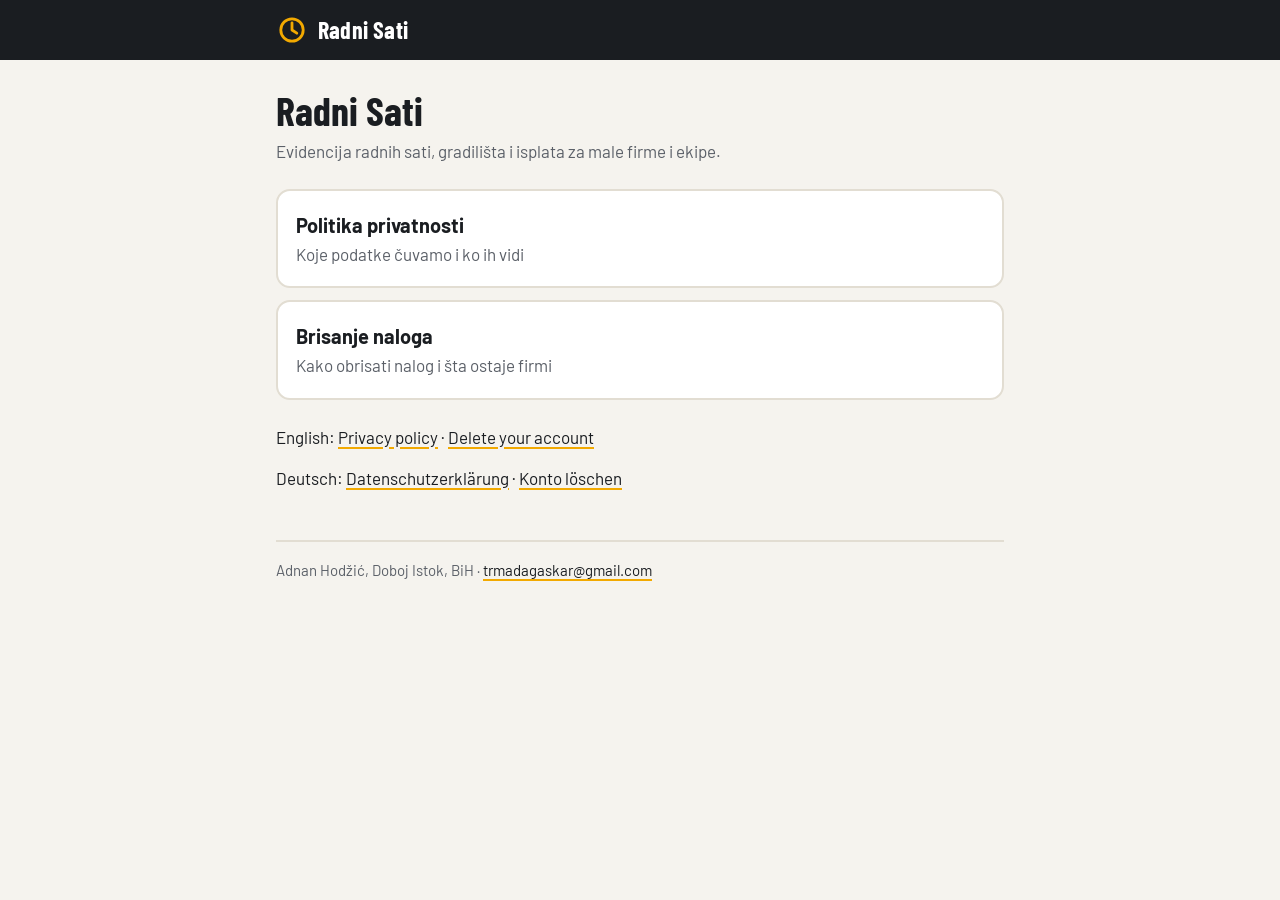
<file: index.html>
<!doctype html>
<html lang="bs">
<head>
<meta charset="utf-8">
<meta name="viewport" content="width=device-width, initial-scale=1">
<title>Radni Sati</title>
<meta name="description" content="Radni Sati: evidencija radnih sati, gradilišta i isplata za male firme i ekipe.">
<link rel="icon" href="favicon.png">
<link rel="stylesheet" href="styles.css">
</head>
<body>
<header class="top">
  <div class="wrap">
    <a class="brand" href="./">
      <svg width="32" height="32" viewBox="0 0 40 40" fill="none" aria-hidden="true"><circle cx="20" cy="20" r="14" stroke="#F2A900" stroke-width="3.5"/><path d="M20 11v9l6 4" stroke="#F2A900" stroke-width="3.5" stroke-linecap="round" stroke-linejoin="round"/></svg>
      <span class="name" translate="no">Radni Sati</span>
    </a>
  </div>
</header>

<main class="wrap">
<h1>Radni Sati</h1>
<p class="meta">Evidencija radnih sati, gradilišta i isplata za male firme i ekipe.</p>

<nav class="links">
  <a href="privatnost/"><strong>Politika privatnosti</strong><span>Koje podatke čuvamo i ko ih vidi</span></a>
  <a href="brisanje-naloga/"><strong>Brisanje naloga</strong><span>Kako obrisati nalog i šta ostaje firmi</span></a>
</nav>
<p lang="en">English: <a href="en/privacy/">Privacy policy</a> · <a href="en/delete-account/">Delete your account</a></p>
<p lang="de">Deutsch: <a href="de/datenschutz/">Datenschutzerklärung</a> · <a href="de/konto-loeschen/">Konto löschen</a></p>

<footer>Adnan Hodžić, Doboj Istok, BiH · <a href="mailto:trmadagaskar@gmail.com">trmadagaskar@gmail.com</a></footer>
</main>
</body>
</html>
</file>
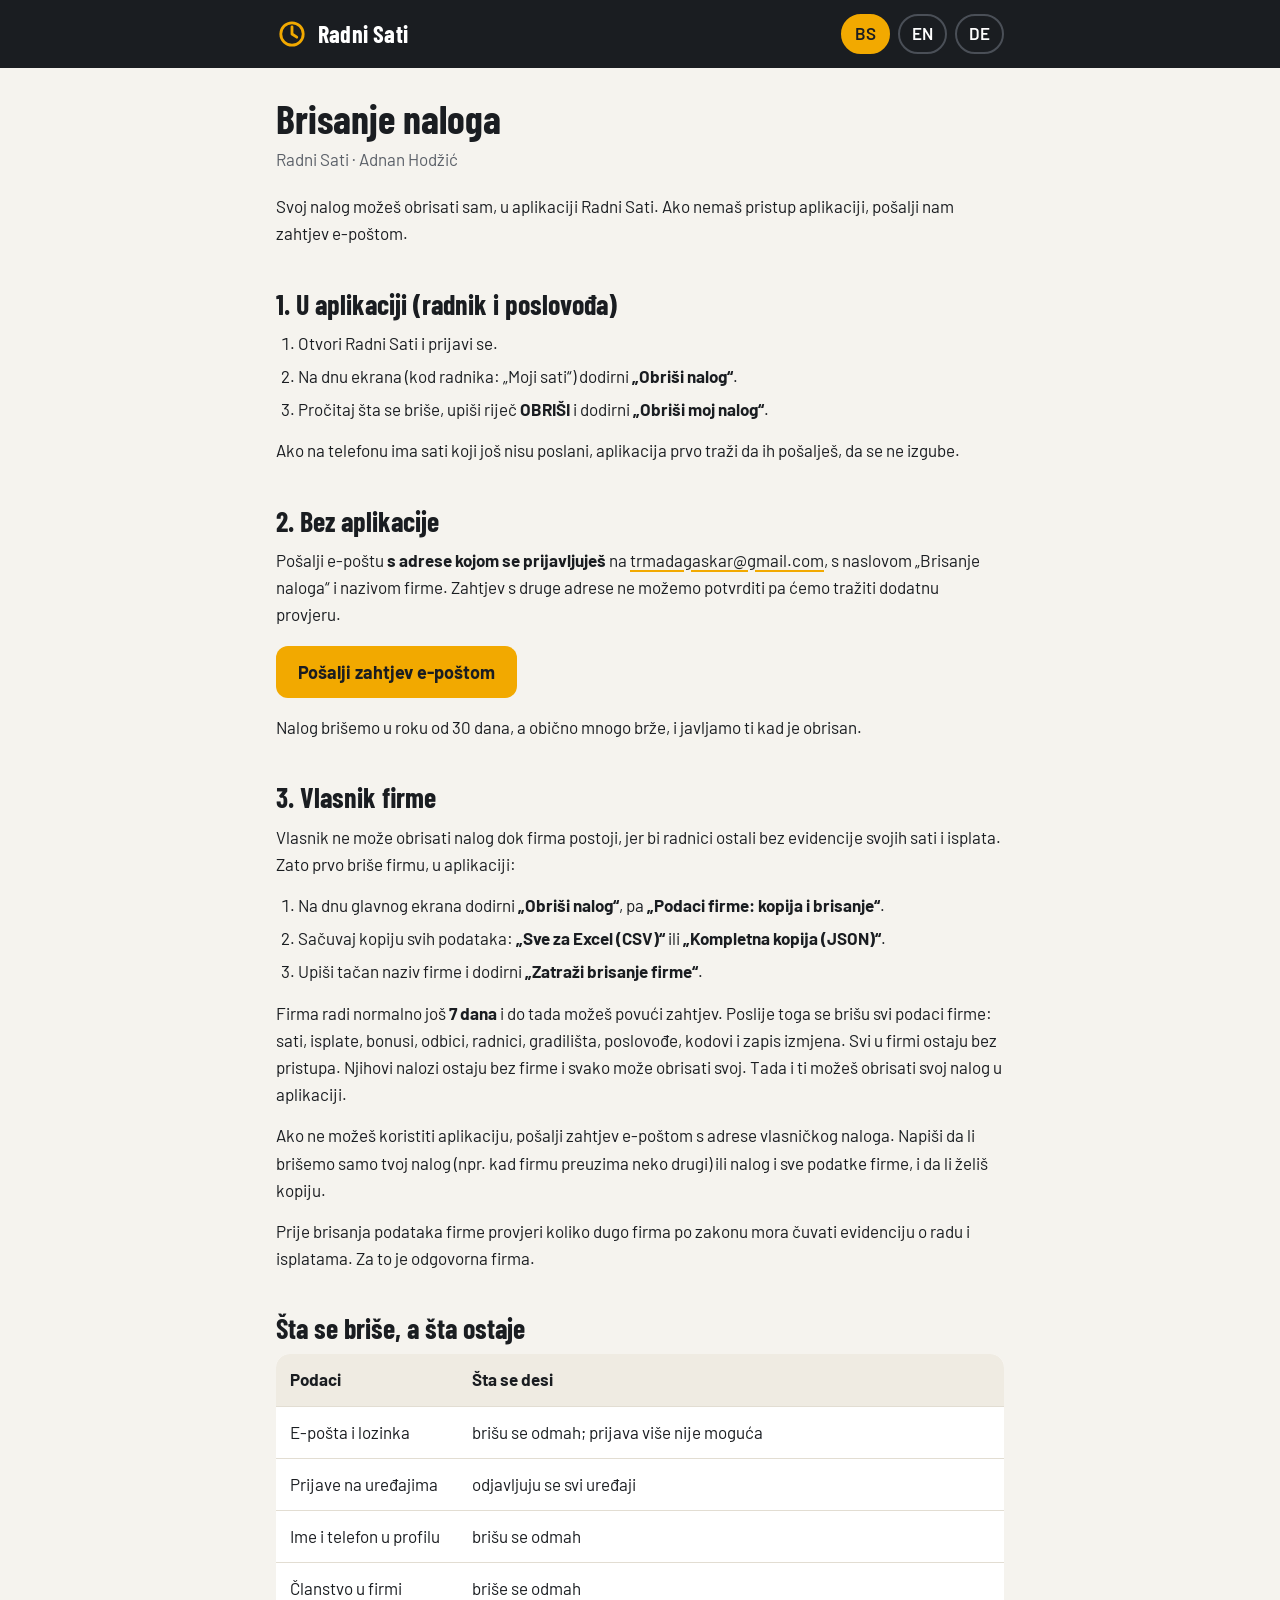
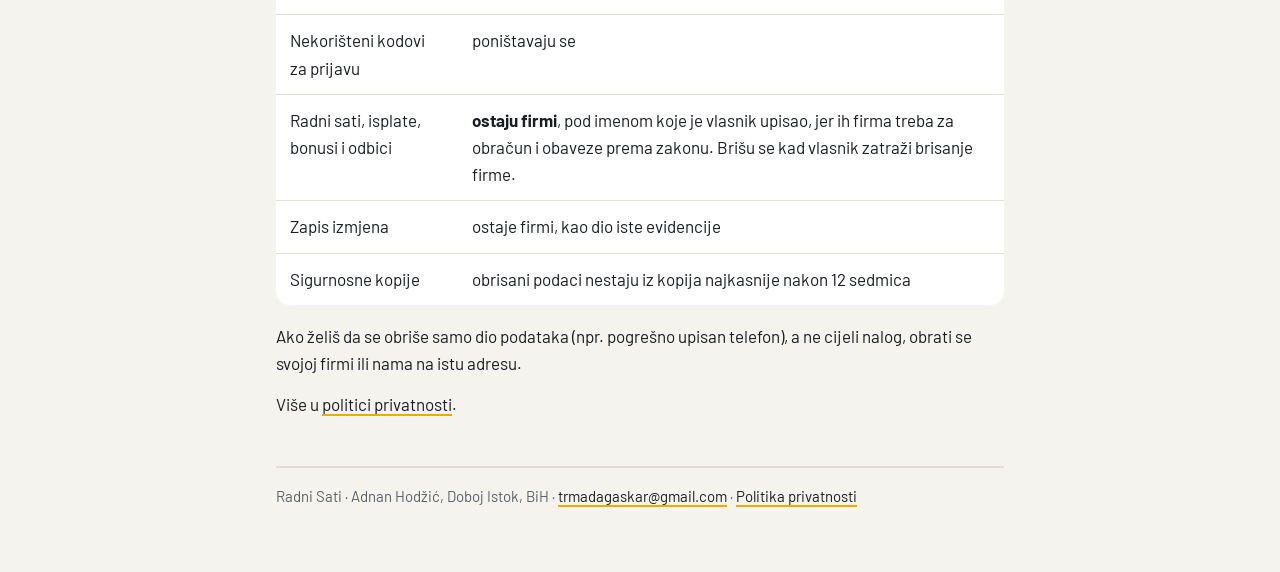
<file: brisanje-naloga/index.html>
<!doctype html>
<html lang="bs">
<head>
<meta charset="utf-8">
<meta name="viewport" content="width=device-width, initial-scale=1">
<title>Brisanje naloga · Radni Sati</title>
<meta name="description" content="Kako obrisati nalog u aplikaciji Radni Sati i koji se podaci brišu, a koji ostaju firmi.">
<link rel="icon" href="../favicon.png">
<link rel="stylesheet" href="../styles.css">
</head>
<body>
<header class="top">
  <div class="wrap">
    <a class="brand" href="../">
      <svg width="32" height="32" viewBox="0 0 40 40" fill="none" aria-hidden="true"><circle cx="20" cy="20" r="14" stroke="#F2A900" stroke-width="3.5"/><path d="M20 11v9l6 4" stroke="#F2A900" stroke-width="3.5" stroke-linecap="round" stroke-linejoin="round"/></svg>
      <span class="name" translate="no">Radni Sati</span>
    </a>
    <nav class="langs" aria-label="Jezik"><a href="../brisanje-naloga/" aria-current="page">BS</a><a href="../en/delete-account/" lang="en" hreflang="en">EN</a><a href="../de/konto-loeschen/" lang="de" hreflang="de">DE</a></nav>
  </div>
</header>

<main class="wrap">

<section lang="bs">
<h1>Brisanje naloga</h1>
<p class="meta">Radni Sati · Adnan Hodžić</p>

<p>Svoj nalog možeš obrisati sam, u aplikaciji Radni Sati. Ako nemaš pristup aplikaciji, pošalji nam zahtjev e-poštom.</p>

<h2>1. U aplikaciji (radnik i poslovođa)</h2>
<ol>
  <li>Otvori Radni Sati i prijavi se.</li>
  <li>Na dnu ekrana (kod radnika: <span translate="no">„Moji sati“</span>) dodirni <strong translate="no">„Obriši nalog“</strong>.</li>
  <li>Pročitaj šta se briše, upiši riječ <strong translate="no">OBRIŠI</strong> i dodirni <strong translate="no">„Obriši moj nalog“</strong>.</li>
</ol>
<p>Ako na telefonu ima sati koji još nisu poslani, aplikacija prvo traži da ih pošalješ, da se ne izgube.</p>

<h2>2. Bez aplikacije</h2>
<p>Pošalji e-poštu <strong>s adrese kojom se prijavljuješ</strong> na <a href="mailto:trmadagaskar@gmail.com">trmadagaskar@gmail.com</a>, s naslovom „Brisanje naloga“ i nazivom firme. Zahtjev s druge adrese ne možemo potvrditi pa ćemo tražiti dodatnu provjeru.</p>
<a class="button" href="mailto:trmadagaskar@gmail.com?subject=Brisanje%20naloga%20%E2%80%93%20Radni%20Sati&amp;body=Molim%20da%20obri%C5%A1ete%20moj%20nalog.%0AFirma%3A%20">Pošalji zahtjev e-poštom</a>
<p>Nalog brišemo u roku od 30 dana, a obično mnogo brže, i javljamo ti kad je obrisan.</p>

<h2>3. Vlasnik firme</h2>
<p>Vlasnik ne može obrisati nalog dok firma postoji, jer bi radnici ostali bez evidencije svojih sati i isplata. Zato prvo briše firmu, u aplikaciji:</p>
<ol>
  <li>Na dnu glavnog ekrana dodirni <strong translate="no">„Obriši nalog“</strong>, pa <strong translate="no">„Podaci firme: kopija i brisanje“</strong>.</li>
  <li>Sačuvaj kopiju svih podataka: <strong translate="no">„Sve za Excel (CSV)“</strong> ili <strong translate="no">„Kompletna kopija (JSON)“</strong>.</li>
  <li>Upiši tačan naziv firme i dodirni <strong translate="no">„Zatraži brisanje firme“</strong>.</li>
</ol>
<p>Firma radi normalno još <strong>7 dana</strong> i do tada možeš povući zahtjev. Poslije toga se brišu svi podaci firme: sati, isplate, bonusi, odbici, radnici, gradilišta, poslovođe, kodovi i zapis izmjena. Svi u firmi ostaju bez pristupa. Njihovi nalozi ostaju bez firme i svako može obrisati svoj. Tada i ti možeš obrisati svoj nalog u aplikaciji.</p>
<p>Ako ne možeš koristiti aplikaciju, pošalji zahtjev e-poštom s adrese vlasničkog naloga. Napiši da li brišemo samo tvoj nalog (npr. kad firmu preuzima neko drugi) ili nalog i sve podatke firme, i da li želiš kopiju.</p>
<p>Prije brisanja podataka firme provjeri koliko dugo firma po zakonu mora čuvati evidenciju o radu i isplatama. Za to je odgovorna firma.</p>

<h2>Šta se briše, a šta ostaje</h2>
<table class="table">
  <thead><tr><th>Podaci</th><th>Šta se desi</th></tr></thead>
  <tbody>
    <tr><td>E-pošta i lozinka</td><td>brišu se odmah; prijava više nije moguća</td></tr>
    <tr><td>Prijave na uređajima</td><td>odjavljuju se svi uređaji</td></tr>
    <tr><td>Ime i telefon u profilu</td><td>brišu se odmah</td></tr>
    <tr><td>Članstvo u firmi</td><td>briše se odmah</td></tr>
    <tr><td>Nekorišteni kodovi za prijavu</td><td>poništavaju se</td></tr>
    <tr><td>Radni sati, isplate, bonusi i odbici</td><td><strong>ostaju firmi</strong>, pod imenom koje je vlasnik upisao, jer ih firma treba za obračun i obaveze prema zakonu. Brišu se kad vlasnik zatraži brisanje firme.</td></tr>
    <tr><td>Zapis izmjena</td><td>ostaje firmi, kao dio iste evidencije</td></tr>
    <tr><td>Sigurnosne kopije</td><td>obrisani podaci nestaju iz kopija najkasnije nakon 12 sedmica</td></tr>
  </tbody>
</table>
<p>Ako želiš da se obriše samo dio podataka (npr. pogrešno upisan telefon), a ne cijeli nalog, obrati se svojoj firmi ili nama na istu adresu.</p>
<p>Više u <a href="../privatnost/">politici privatnosti</a>.</p>
</section>

<footer>Radni Sati · Adnan Hodžić, Doboj Istok, BiH · <a href="mailto:trmadagaskar@gmail.com">trmadagaskar@gmail.com</a> · <a href="../privatnost/">Politika privatnosti</a></footer>
</main>
</body>
</html>
</file>
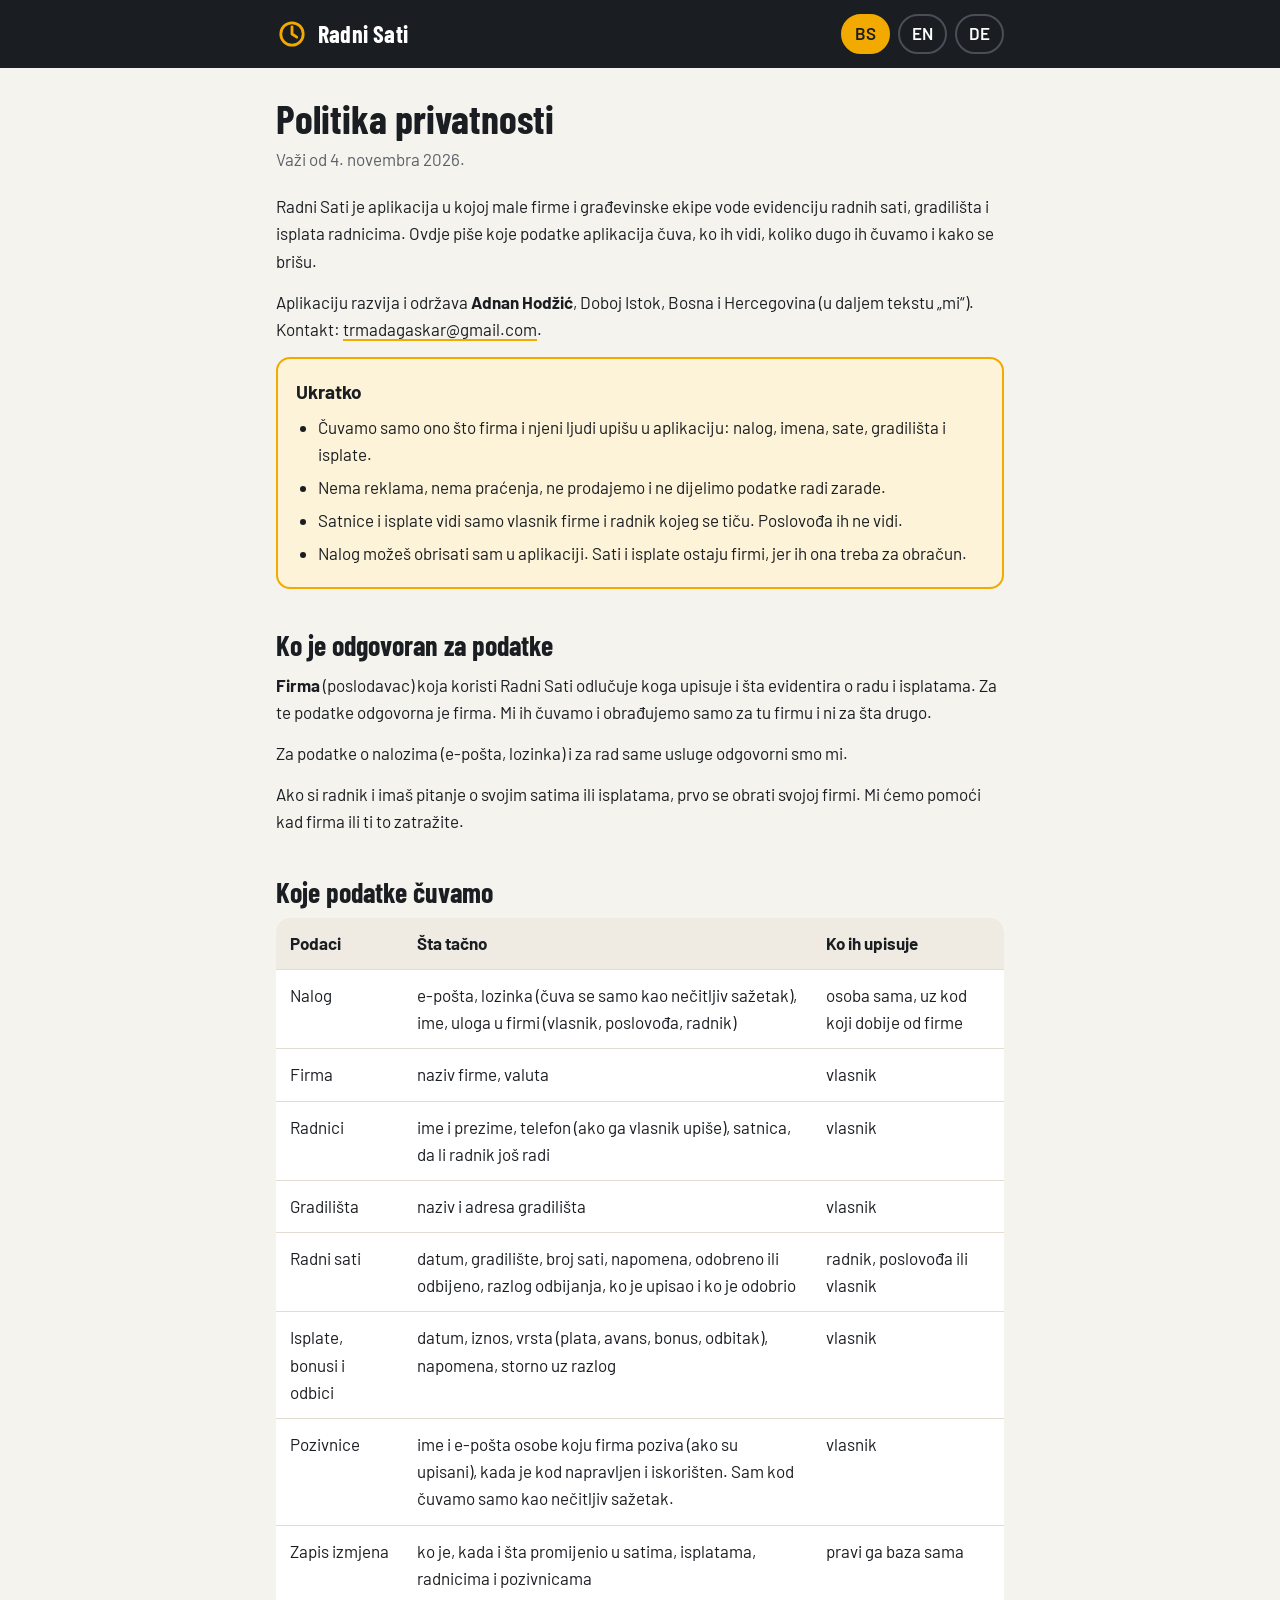
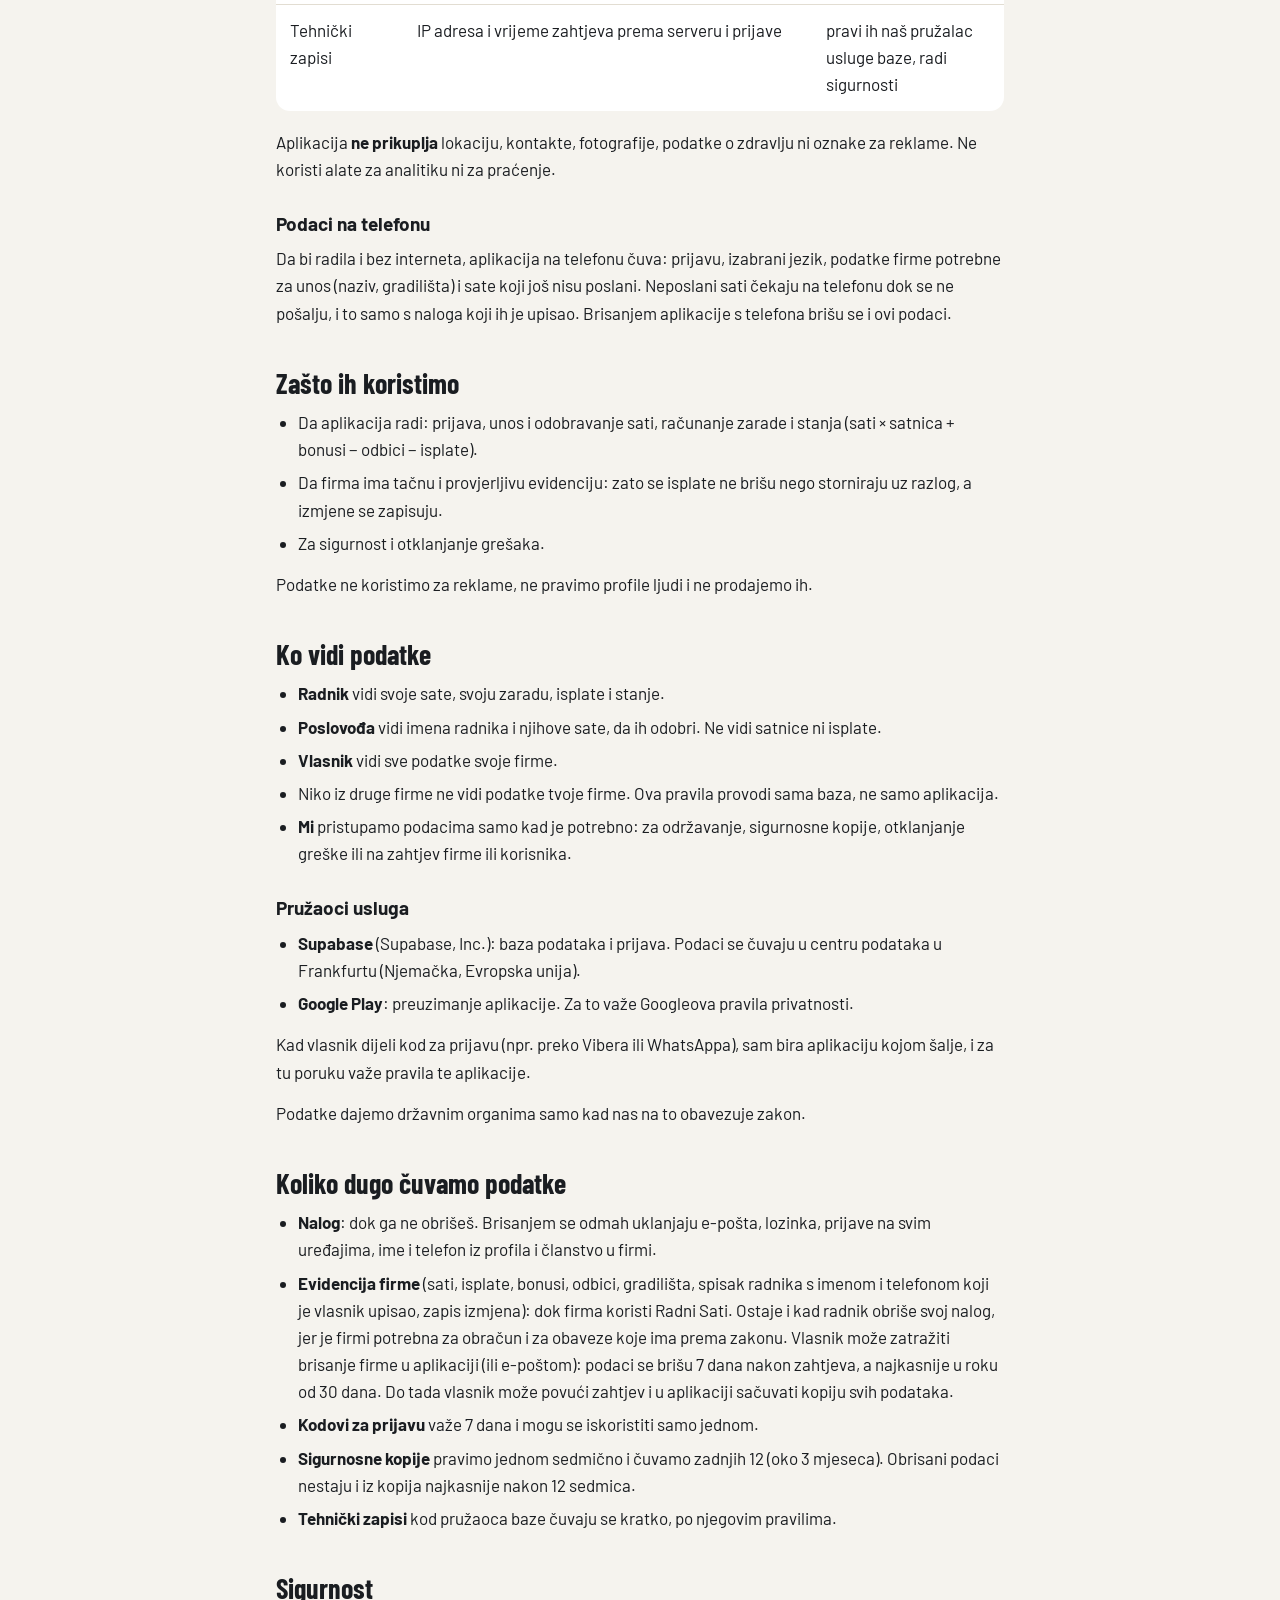
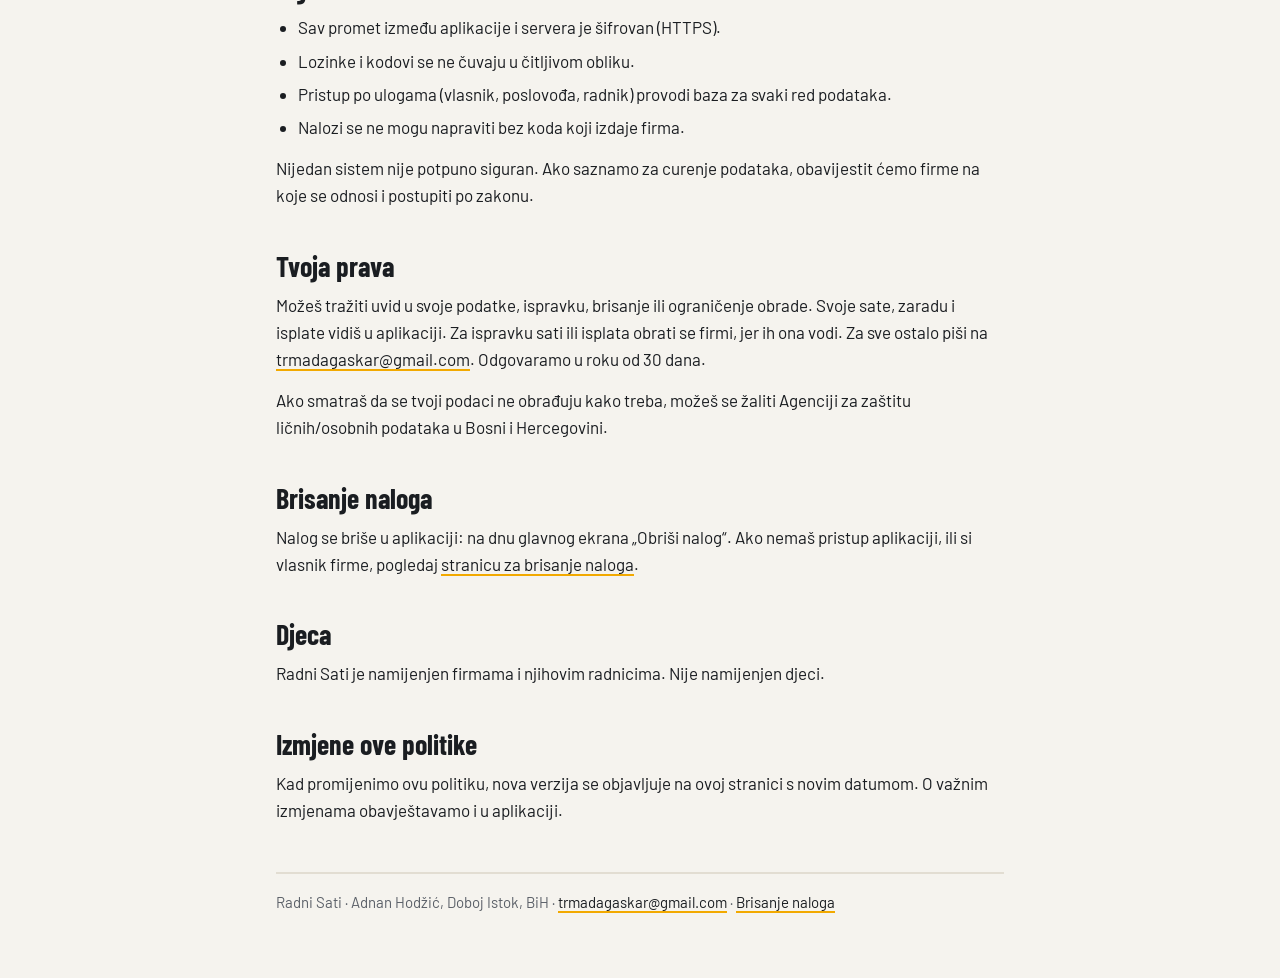
<file: privatnost/index.html>
<!doctype html>
<html lang="bs">
<head>
<meta charset="utf-8">
<meta name="viewport" content="width=device-width, initial-scale=1">
<title>Politika privatnosti · Radni Sati</title>
<meta name="description" content="Koje podatke čuva aplikacija Radni Sati, ko ih vidi, koliko dugo se čuvaju i kako se brišu.">
<link rel="icon" href="../favicon.png">
<link rel="stylesheet" href="../styles.css">
</head>
<body>
<header class="top">
  <div class="wrap">
    <a class="brand" href="../">
      <svg width="32" height="32" viewBox="0 0 40 40" fill="none" aria-hidden="true"><circle cx="20" cy="20" r="14" stroke="#F2A900" stroke-width="3.5"/><path d="M20 11v9l6 4" stroke="#F2A900" stroke-width="3.5" stroke-linecap="round" stroke-linejoin="round"/></svg>
      <span class="name" translate="no">Radni Sati</span>
    </a>
    <nav class="langs" aria-label="Jezik"><a href="../privatnost/" aria-current="page">BS</a><a href="../en/privacy/" lang="en" hreflang="en">EN</a><a href="../de/datenschutz/" lang="de" hreflang="de">DE</a></nav>
  </div>
</header>

<main class="wrap">

<section lang="bs">
<h1>Politika privatnosti</h1>
<p class="meta">Važi od 4. novembra 2026.</p>

<p>Radni Sati je aplikacija u kojoj male firme i građevinske ekipe vode evidenciju radnih sati, gradilišta i isplata radnicima. Ovdje piše koje podatke aplikacija čuva, ko ih vidi, koliko dugo ih čuvamo i kako se brišu.</p>
<p>Aplikaciju razvija i održava <strong>Adnan Hodžić</strong>, Doboj Istok, Bosna i Hercegovina (u daljem tekstu „mi“). Kontakt: <a href="mailto:trmadagaskar@gmail.com">trmadagaskar@gmail.com</a>.</p>

<div class="card note">
  <h3>Ukratko</h3>
  <ul>
    <li>Čuvamo samo ono što firma i njeni ljudi upišu u aplikaciju: nalog, imena, sate, gradilišta i isplate.</li>
    <li>Nema reklama, nema praćenja, ne prodajemo i ne dijelimo podatke radi zarade.</li>
    <li>Satnice i isplate vidi samo vlasnik firme i radnik kojeg se tiču. Poslovođa ih ne vidi.</li>
    <li>Nalog možeš obrisati sam u aplikaciji. Sati i isplate ostaju firmi, jer ih ona treba za obračun.</li>
  </ul>
</div>

<h2>Ko je odgovoran za podatke</h2>
<p><strong>Firma</strong> (poslodavac) koja koristi Radni Sati odlučuje koga upisuje i šta evidentira o radu i isplatama. Za te podatke odgovorna je firma. Mi ih čuvamo i obrađujemo samo za tu firmu i ni za šta drugo.</p>
<p>Za podatke o nalozima (e-pošta, lozinka) i za rad same usluge odgovorni smo mi.</p>
<p>Ako si radnik i imaš pitanje o svojim satima ili isplatama, prvo se obrati svojoj firmi. Mi ćemo pomoći kad firma ili ti to zatražite.</p>

<h2>Koje podatke čuvamo</h2>
<table class="table">
  <thead><tr><th>Podaci</th><th>Šta tačno</th><th>Ko ih upisuje</th></tr></thead>
  <tbody>
    <tr><td>Nalog</td><td>e-pošta, lozinka (čuva se samo kao nečitljiv sažetak), ime, uloga u firmi (vlasnik, poslovođa, radnik)</td><td data-label="Upisuje: ">osoba sama, uz kod koji dobije od firme</td></tr>
    <tr><td>Firma</td><td>naziv firme, valuta</td><td data-label="Upisuje: ">vlasnik</td></tr>
    <tr><td>Radnici</td><td>ime i prezime, telefon (ako ga vlasnik upiše), satnica, da li radnik još radi</td><td data-label="Upisuje: ">vlasnik</td></tr>
    <tr><td>Gradilišta</td><td>naziv i adresa gradilišta</td><td data-label="Upisuje: ">vlasnik</td></tr>
    <tr><td>Radni sati</td><td>datum, gradilište, broj sati, napomena, odobreno ili odbijeno, razlog odbijanja, ko je upisao i ko je odobrio</td><td data-label="Upisuje: ">radnik, poslovođa ili vlasnik</td></tr>
    <tr><td>Isplate, bonusi i odbici</td><td>datum, iznos, vrsta (plata, avans, bonus, odbitak), napomena, storno uz razlog</td><td data-label="Upisuje: ">vlasnik</td></tr>
    <tr><td>Pozivnice</td><td>ime i e-pošta osobe koju firma poziva (ako su upisani), kada je kod napravljen i iskorišten. Sam kod čuvamo samo kao nečitljiv sažetak.</td><td data-label="Upisuje: ">vlasnik</td></tr>
    <tr><td>Zapis izmjena</td><td>ko je, kada i šta promijenio u satima, isplatama, radnicima i pozivnicama</td><td data-label="Upisuje: ">pravi ga baza sama</td></tr>
    <tr><td>Tehnički zapisi</td><td>IP adresa i vrijeme zahtjeva prema serveru i prijave</td><td data-label="Upisuje: ">pravi ih naš pružalac usluge baze, radi sigurnosti</td></tr>
  </tbody>
</table>
<p>Aplikacija <strong>ne prikuplja</strong> lokaciju, kontakte, fotografije, podatke o zdravlju ni oznake za reklame. Ne koristi alate za analitiku ni za praćenje.</p>

<h3>Podaci na telefonu</h3>
<p>Da bi radila i bez interneta, aplikacija na telefonu čuva: prijavu, izabrani jezik, podatke firme potrebne za unos (naziv, gradilišta) i sate koji još nisu poslani. Neposlani sati čekaju na telefonu dok se ne pošalju, i to samo s naloga koji ih je upisao. Brisanjem aplikacije s telefona brišu se i ovi podaci.</p>

<h2>Zašto ih koristimo</h2>
<ul>
  <li>Da aplikacija radi: prijava, unos i odobravanje sati, računanje zarade i stanja (sati × satnica + bonusi − odbici − isplate).</li>
  <li>Da firma ima tačnu i provjerljivu evidenciju: zato se isplate ne brišu nego storniraju uz razlog, a izmjene se zapisuju.</li>
  <li>Za sigurnost i otklanjanje grešaka.</li>
</ul>
<p>Podatke ne koristimo za reklame, ne pravimo profile ljudi i ne prodajemo ih.</p>

<h2>Ko vidi podatke</h2>
<ul>
  <li><strong>Radnik</strong> vidi svoje sate, svoju zaradu, isplate i stanje.</li>
  <li><strong>Poslovođa</strong> vidi imena radnika i njihove sate, da ih odobri. Ne vidi satnice ni isplate.</li>
  <li><strong>Vlasnik</strong> vidi sve podatke svoje firme.</li>
  <li>Niko iz druge firme ne vidi podatke tvoje firme. Ova pravila provodi sama baza, ne samo aplikacija.</li>
  <li><strong>Mi</strong> pristupamo podacima samo kad je potrebno: za održavanje, sigurnosne kopije, otklanjanje greške ili na zahtjev firme ili korisnika.</li>
</ul>

<h3>Pružaoci usluga</h3>
<ul>
  <li><strong>Supabase</strong> (Supabase, Inc.): baza podataka i prijava. Podaci se čuvaju u centru podataka u Frankfurtu (Njemačka, Evropska unija).</li>
  <li><strong>Google Play</strong>: preuzimanje aplikacije. Za to važe Googleova pravila privatnosti.</li>
</ul>
<p>Kad vlasnik dijeli kod za prijavu (npr. preko Vibera ili WhatsAppa), sam bira aplikaciju kojom šalje, i za tu poruku važe pravila te aplikacije.</p>
<p>Podatke dajemo državnim organima samo kad nas na to obavezuje zakon.</p>

<h2>Koliko dugo čuvamo podatke</h2>
<ul>
  <li><strong>Nalog</strong>: dok ga ne obrišeš. Brisanjem se odmah uklanjaju e-pošta, lozinka, prijave na svim uređajima, ime i telefon iz profila i članstvo u firmi.</li>
  <li><strong>Evidencija firme</strong> (sati, isplate, bonusi, odbici, gradilišta, spisak radnika s imenom i telefonom koji je vlasnik upisao, zapis izmjena): dok firma koristi Radni Sati. Ostaje i kad radnik obriše svoj nalog, jer je firmi potrebna za obračun i za obaveze koje ima prema zakonu. Vlasnik može zatražiti brisanje firme u aplikaciji (ili e-poštom): podaci se brišu 7 dana nakon zahtjeva, a najkasnije u roku od 30 dana. Do tada vlasnik može povući zahtjev i u aplikaciji sačuvati kopiju svih podataka.</li>
  <li><strong>Kodovi za prijavu</strong> važe 7 dana i mogu se iskoristiti samo jednom.</li>
  <li><strong>Sigurnosne kopije</strong> pravimo jednom sedmično i čuvamo zadnjih 12 (oko 3 mjeseca). Obrisani podaci nestaju i iz kopija najkasnije nakon 12 sedmica.</li>
  <li><strong>Tehnički zapisi</strong> kod pružaoca baze čuvaju se kratko, po njegovim pravilima.</li>
</ul>

<h2>Sigurnost</h2>
<ul>
  <li>Sav promet između aplikacije i servera je šifrovan (HTTPS).</li>
  <li>Lozinke i kodovi se ne čuvaju u čitljivom obliku.</li>
  <li>Pristup po ulogama (vlasnik, poslovođa, radnik) provodi baza za svaki red podataka.</li>
  <li>Nalozi se ne mogu napraviti bez koda koji izdaje firma.</li>
</ul>
<p>Nijedan sistem nije potpuno siguran. Ako saznamo za curenje podataka, obavijestit ćemo firme na koje se odnosi i postupiti po zakonu.</p>

<h2>Tvoja prava</h2>
<p>Možeš tražiti uvid u svoje podatke, ispravku, brisanje ili ograničenje obrade. Svoje sate, zaradu i isplate vidiš u aplikaciji. Za ispravku sati ili isplata obrati se firmi, jer ih ona vodi. Za sve ostalo piši na <a href="mailto:trmadagaskar@gmail.com">trmadagaskar@gmail.com</a>. Odgovaramo u roku od 30 dana.</p>
<p>Ako smatraš da se tvoji podaci ne obrađuju kako treba, možeš se žaliti Agenciji za zaštitu ličnih/osobnih podataka u Bosni i Hercegovini.</p>

<h2>Brisanje naloga</h2>
<p>Nalog se briše u aplikaciji: na dnu glavnog ekrana <span translate="no">„Obriši nalog“</span>. Ako nemaš pristup aplikaciji, ili si vlasnik firme, pogledaj <a href="../brisanje-naloga/">stranicu za brisanje naloga</a>.</p>

<h2>Djeca</h2>
<p>Radni Sati je namijenjen firmama i njihovim radnicima. Nije namijenjen djeci.</p>

<h2>Izmjene ove politike</h2>
<p>Kad promijenimo ovu politiku, nova verzija se objavljuje na ovoj stranici s novim datumom. O važnim izmjenama obavještavamo i u aplikaciji.</p>
</section>

<footer>Radni Sati · Adnan Hodžić, Doboj Istok, BiH · <a href="mailto:trmadagaskar@gmail.com">trmadagaskar@gmail.com</a> · <a href="../brisanje-naloga/">Brisanje naloga</a></footer>
</main>
</body>
</html>
</file>
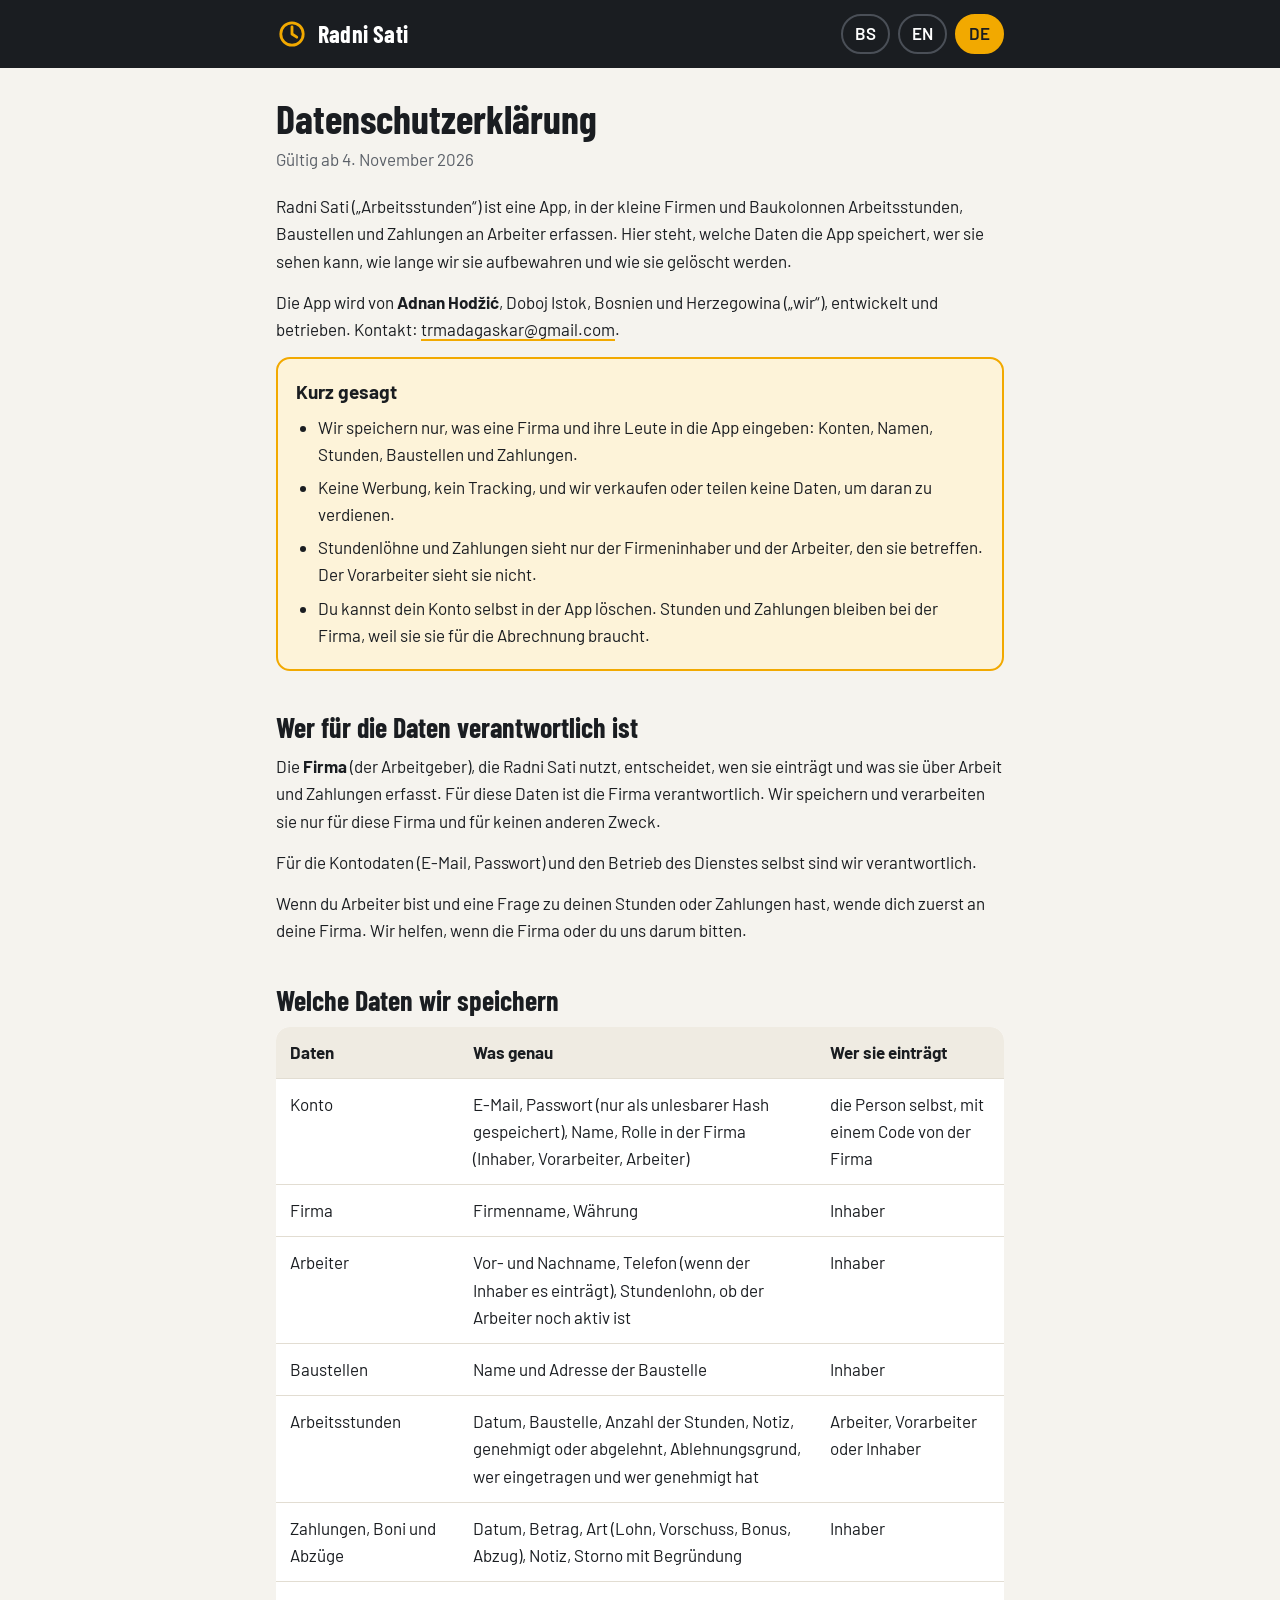
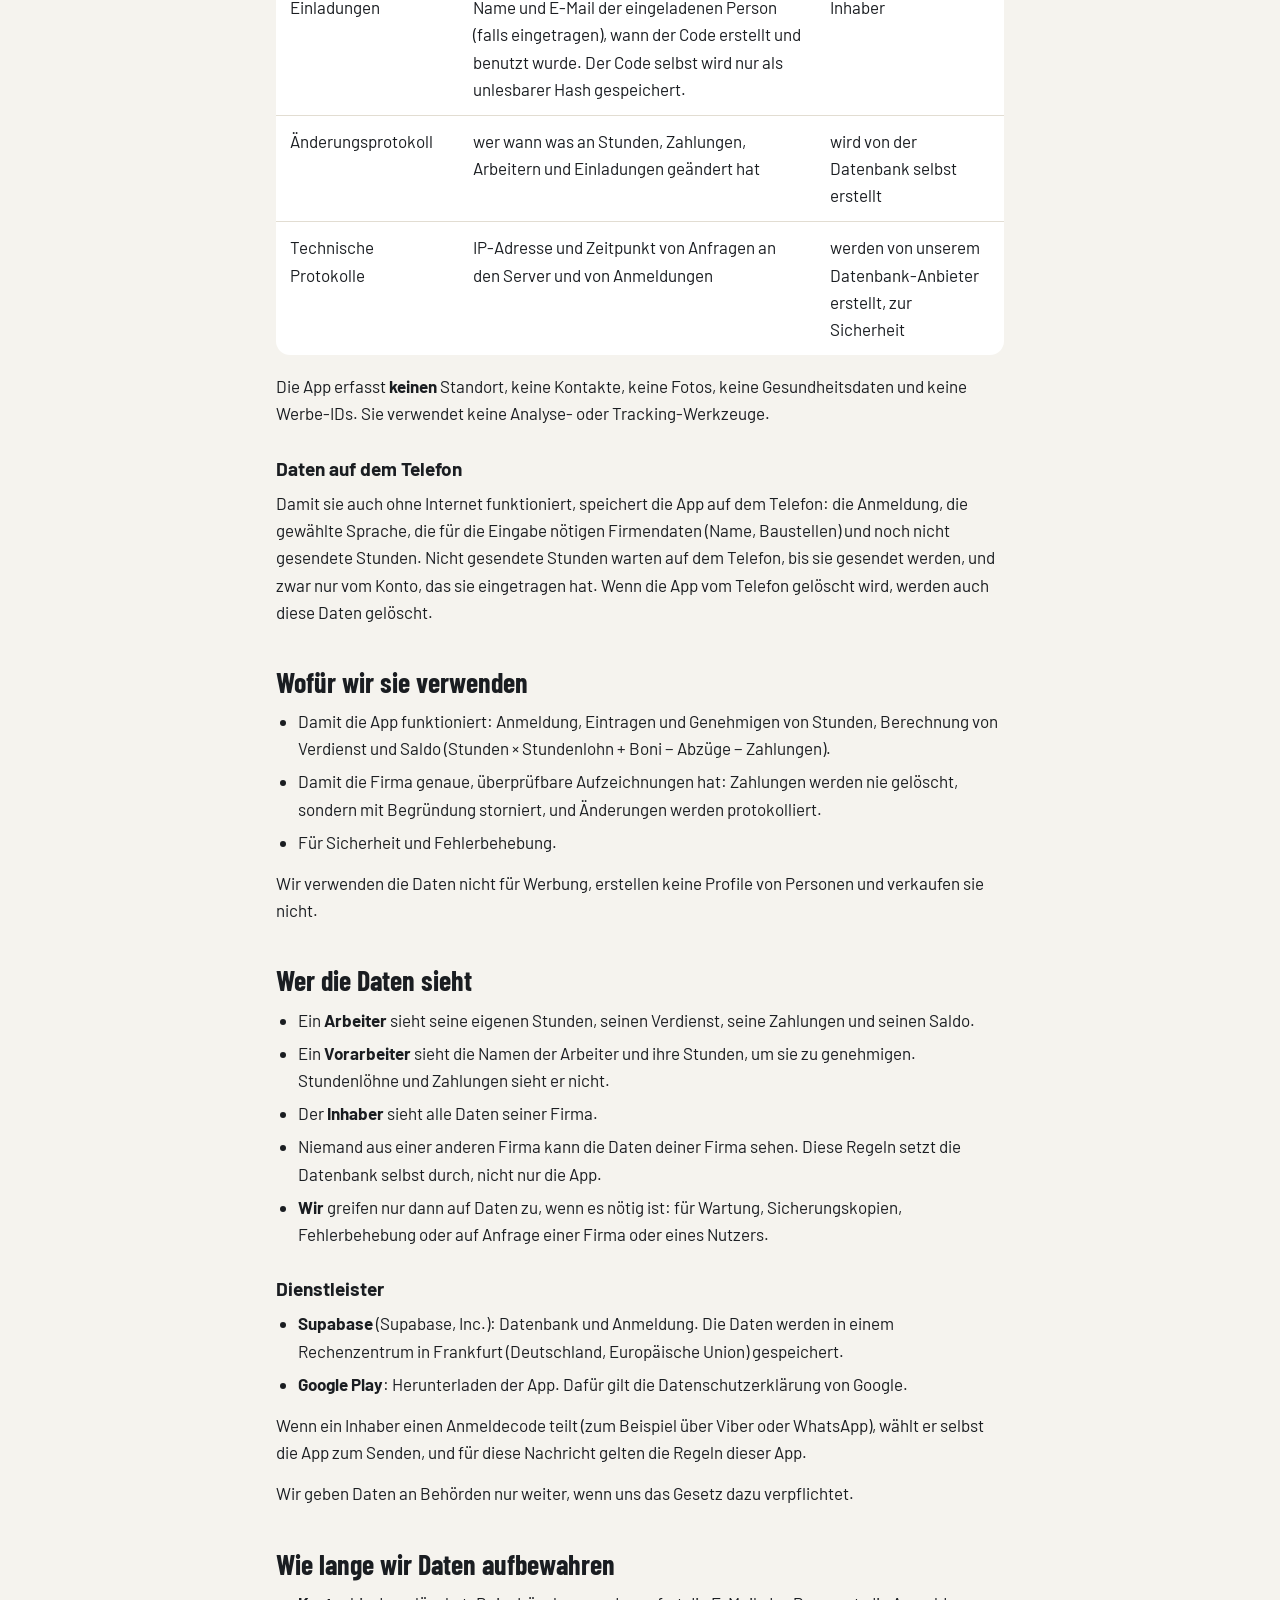
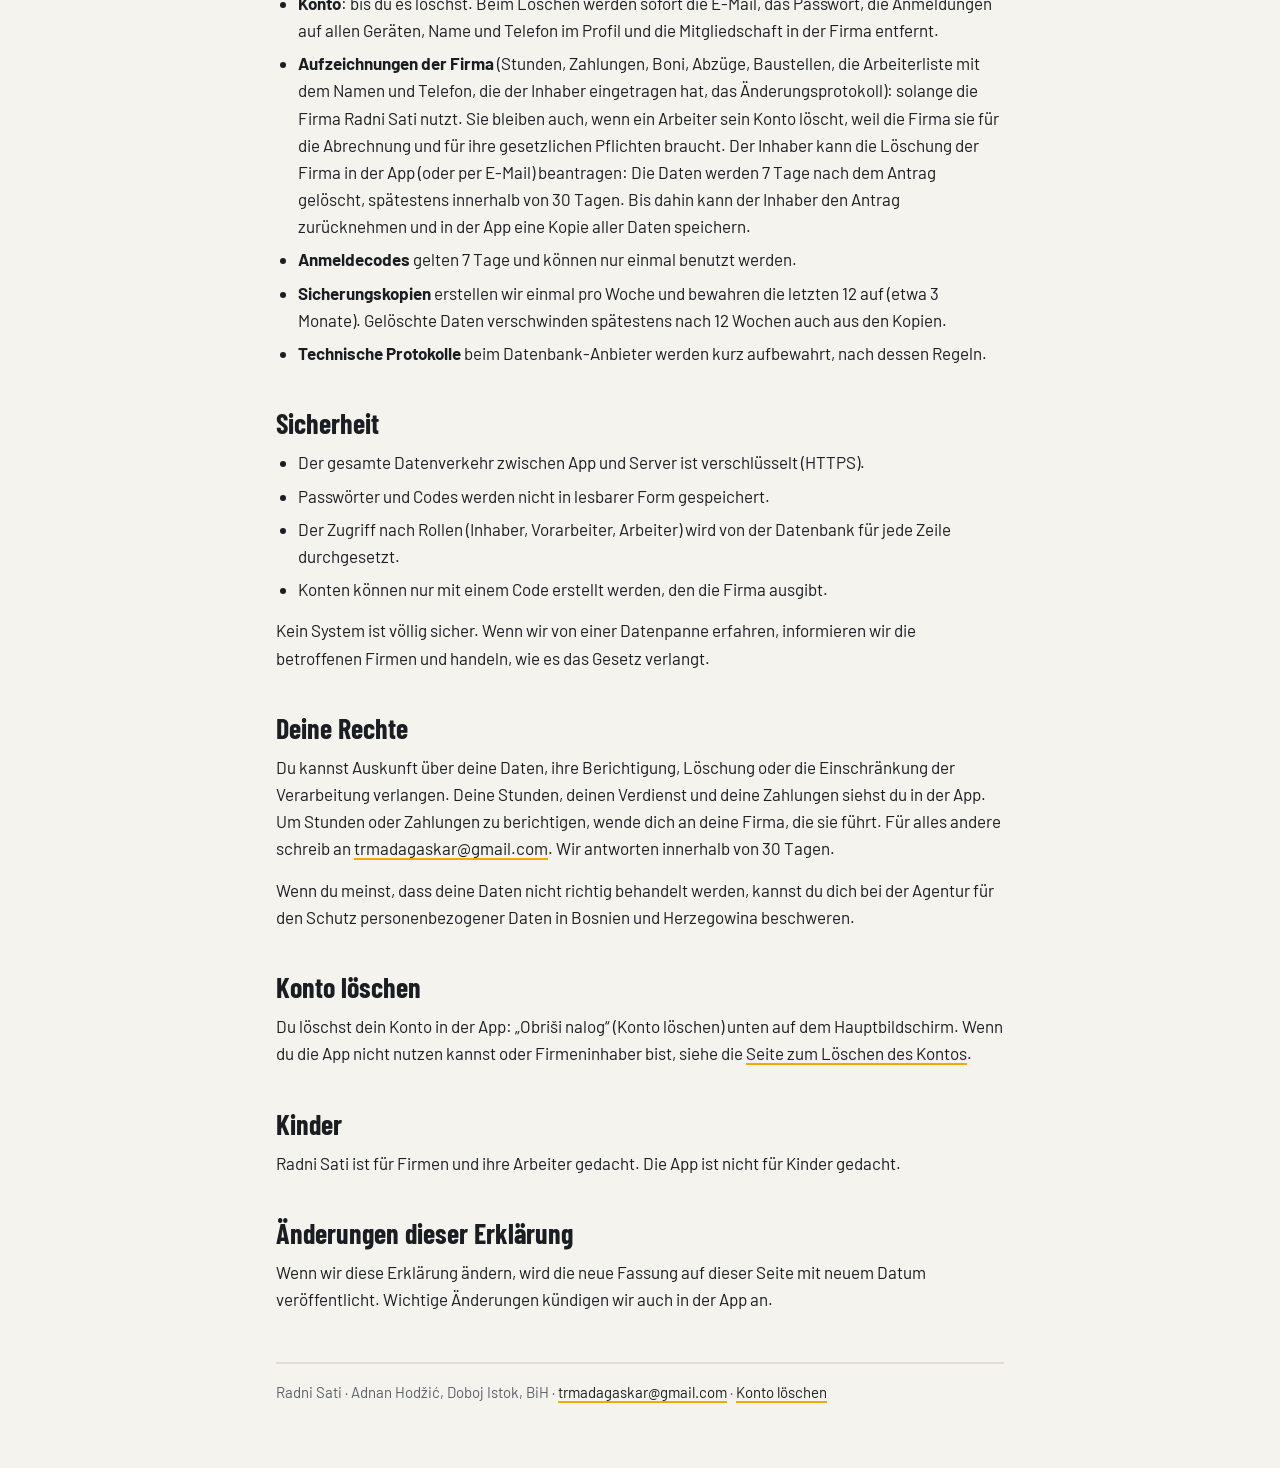
<file: de/datenschutz/index.html>
<!doctype html>
<html lang="de">
<head>
<meta charset="utf-8">
<meta name="viewport" content="width=device-width, initial-scale=1">
<title>Datenschutzerklärung · Radni Sati</title>
<meta name="description" content="Welche Daten die App Radni Sati speichert, wer sie sieht, wie lange sie aufbewahrt und wie sie gelöscht werden.">
<link rel="icon" href="../../favicon.png">
<link rel="stylesheet" href="../../styles.css">
</head>
<body>
<header class="top">
  <div class="wrap">
    <a class="brand" href="../../">
      <svg width="32" height="32" viewBox="0 0 40 40" fill="none" aria-hidden="true"><circle cx="20" cy="20" r="14" stroke="#F2A900" stroke-width="3.5"/><path d="M20 11v9l6 4" stroke="#F2A900" stroke-width="3.5" stroke-linecap="round" stroke-linejoin="round"/></svg>
      <span class="name" translate="no">Radni Sati</span>
    </a>
    <nav class="langs" aria-label="Sprache"><a href="../../privatnost/" lang="bs" hreflang="bs">BS</a><a href="../../en/privacy/" lang="en" hreflang="en">EN</a><a href="../../de/datenschutz/" aria-current="page">DE</a></nav>
  </div>
</header>

<main class="wrap">

<section lang="de">
<h1>Datenschutzerklärung</h1>
<p class="meta">Gültig ab 4. November 2026</p>

<p>Radni Sati („Arbeitsstunden“) ist eine App, in der kleine Firmen und Baukolonnen Arbeitsstunden, Baustellen und Zahlungen an Arbeiter erfassen. Hier steht, welche Daten die App speichert, wer sie sehen kann, wie lange wir sie aufbewahren und wie sie gelöscht werden.</p>
<p>Die App wird von <strong>Adnan Hodžić</strong>, Doboj Istok, Bosnien und Herzegowina („wir“), entwickelt und betrieben. Kontakt: <a href="mailto:trmadagaskar@gmail.com">trmadagaskar@gmail.com</a>.</p>

<div class="card note">
  <h3>Kurz gesagt</h3>
  <ul>
    <li>Wir speichern nur, was eine Firma und ihre Leute in die App eingeben: Konten, Namen, Stunden, Baustellen und Zahlungen.</li>
    <li>Keine Werbung, kein Tracking, und wir verkaufen oder teilen keine Daten, um daran zu verdienen.</li>
    <li>Stundenlöhne und Zahlungen sieht nur der Firmeninhaber und der Arbeiter, den sie betreffen. Der Vorarbeiter sieht sie nicht.</li>
    <li>Du kannst dein Konto selbst in der App löschen. Stunden und Zahlungen bleiben bei der Firma, weil sie sie für die Abrechnung braucht.</li>
  </ul>
</div>

<h2>Wer für die Daten verantwortlich ist</h2>
<p>Die <strong>Firma</strong> (der Arbeitgeber), die Radni Sati nutzt, entscheidet, wen sie einträgt und was sie über Arbeit und Zahlungen erfasst. Für diese Daten ist die Firma verantwortlich. Wir speichern und verarbeiten sie nur für diese Firma und für keinen anderen Zweck.</p>
<p>Für die Kontodaten (E-Mail, Passwort) und den Betrieb des Dienstes selbst sind wir verantwortlich.</p>
<p>Wenn du Arbeiter bist und eine Frage zu deinen Stunden oder Zahlungen hast, wende dich zuerst an deine Firma. Wir helfen, wenn die Firma oder du uns darum bitten.</p>

<h2>Welche Daten wir speichern</h2>
<table class="table">
  <thead><tr><th>Daten</th><th>Was genau</th><th>Wer sie einträgt</th></tr></thead>
  <tbody>
    <tr><td>Konto</td><td>E-Mail, Passwort (nur als unlesbarer Hash gespeichert), Name, Rolle in der Firma (Inhaber, Vorarbeiter, Arbeiter)</td><td data-label="Eingetragen von: ">die Person selbst, mit einem Code von der Firma</td></tr>
    <tr><td>Firma</td><td>Firmenname, Währung</td><td data-label="Eingetragen von: ">Inhaber</td></tr>
    <tr><td>Arbeiter</td><td>Vor- und Nachname, Telefon (wenn der Inhaber es einträgt), Stundenlohn, ob der Arbeiter noch aktiv ist</td><td data-label="Eingetragen von: ">Inhaber</td></tr>
    <tr><td>Baustellen</td><td>Name und Adresse der Baustelle</td><td data-label="Eingetragen von: ">Inhaber</td></tr>
    <tr><td>Arbeitsstunden</td><td>Datum, Baustelle, Anzahl der Stunden, Notiz, genehmigt oder abgelehnt, Ablehnungsgrund, wer eingetragen und wer genehmigt hat</td><td data-label="Eingetragen von: ">Arbeiter, Vorarbeiter oder Inhaber</td></tr>
    <tr><td>Zahlungen, Boni und Abzüge</td><td>Datum, Betrag, Art (Lohn, Vorschuss, Bonus, Abzug), Notiz, Storno mit Begründung</td><td data-label="Eingetragen von: ">Inhaber</td></tr>
    <tr><td>Einladungen</td><td>Name und E-Mail der eingeladenen Person (falls eingetragen), wann der Code erstellt und benutzt wurde. Der Code selbst wird nur als unlesbarer Hash gespeichert.</td><td data-label="Eingetragen von: ">Inhaber</td></tr>
    <tr><td>Änderungsprotokoll</td><td>wer wann was an Stunden, Zahlungen, Arbeitern und Einladungen geändert hat</td><td data-label="Eingetragen von: ">wird von der Datenbank selbst erstellt</td></tr>
    <tr><td>Technische Protokolle</td><td>IP-Adresse und Zeitpunkt von Anfragen an den Server und von Anmeldungen</td><td data-label="Eingetragen von: ">werden von unserem Datenbank-Anbieter erstellt, zur Sicherheit</td></tr>
  </tbody>
</table>
<p>Die App erfasst <strong>keinen</strong> Standort, keine Kontakte, keine Fotos, keine Gesundheitsdaten und keine Werbe-IDs. Sie verwendet keine Analyse- oder Tracking-Werkzeuge.</p>

<h3>Daten auf dem Telefon</h3>
<p>Damit sie auch ohne Internet funktioniert, speichert die App auf dem Telefon: die Anmeldung, die gewählte Sprache, die für die Eingabe nötigen Firmendaten (Name, Baustellen) und noch nicht gesendete Stunden. Nicht gesendete Stunden warten auf dem Telefon, bis sie gesendet werden, und zwar nur vom Konto, das sie eingetragen hat. Wenn die App vom Telefon gelöscht wird, werden auch diese Daten gelöscht.</p>

<h2>Wofür wir sie verwenden</h2>
<ul>
  <li>Damit die App funktioniert: Anmeldung, Eintragen und Genehmigen von Stunden, Berechnung von Verdienst und Saldo (Stunden × Stundenlohn + Boni − Abzüge − Zahlungen).</li>
  <li>Damit die Firma genaue, überprüfbare Aufzeichnungen hat: Zahlungen werden nie gelöscht, sondern mit Begründung storniert, und Änderungen werden protokolliert.</li>
  <li>Für Sicherheit und Fehlerbehebung.</li>
</ul>
<p>Wir verwenden die Daten nicht für Werbung, erstellen keine Profile von Personen und verkaufen sie nicht.</p>

<h2>Wer die Daten sieht</h2>
<ul>
  <li>Ein <strong>Arbeiter</strong> sieht seine eigenen Stunden, seinen Verdienst, seine Zahlungen und seinen Saldo.</li>
  <li>Ein <strong>Vorarbeiter</strong> sieht die Namen der Arbeiter und ihre Stunden, um sie zu genehmigen. Stundenlöhne und Zahlungen sieht er nicht.</li>
  <li>Der <strong>Inhaber</strong> sieht alle Daten seiner Firma.</li>
  <li>Niemand aus einer anderen Firma kann die Daten deiner Firma sehen. Diese Regeln setzt die Datenbank selbst durch, nicht nur die App.</li>
  <li><strong>Wir</strong> greifen nur dann auf Daten zu, wenn es nötig ist: für Wartung, Sicherungskopien, Fehlerbehebung oder auf Anfrage einer Firma oder eines Nutzers.</li>
</ul>

<h3>Dienstleister</h3>
<ul>
  <li><strong>Supabase</strong> (Supabase, Inc.): Datenbank und Anmeldung. Die Daten werden in einem Rechenzentrum in Frankfurt (Deutschland, Europäische Union) gespeichert.</li>
  <li><strong>Google Play</strong>: Herunterladen der App. Dafür gilt die Datenschutzerklärung von Google.</li>
</ul>
<p>Wenn ein Inhaber einen Anmeldecode teilt (zum Beispiel über Viber oder WhatsApp), wählt er selbst die App zum Senden, und für diese Nachricht gelten die Regeln dieser App.</p>
<p>Wir geben Daten an Behörden nur weiter, wenn uns das Gesetz dazu verpflichtet.</p>

<h2>Wie lange wir Daten aufbewahren</h2>
<ul>
  <li><strong>Konto</strong>: bis du es löschst. Beim Löschen werden sofort die E-Mail, das Passwort, die Anmeldungen auf allen Geräten, Name und Telefon im Profil und die Mitgliedschaft in der Firma entfernt.</li>
  <li><strong>Aufzeichnungen der Firma</strong> (Stunden, Zahlungen, Boni, Abzüge, Baustellen, die Arbeiterliste mit dem Namen und Telefon, die der Inhaber eingetragen hat, das Änderungsprotokoll): solange die Firma Radni Sati nutzt. Sie bleiben auch, wenn ein Arbeiter sein Konto löscht, weil die Firma sie für die Abrechnung und für ihre gesetzlichen Pflichten braucht. Der Inhaber kann die Löschung der Firma in der App (oder per E-Mail) beantragen: Die Daten werden 7 Tage nach dem Antrag gelöscht, spätestens innerhalb von 30 Tagen. Bis dahin kann der Inhaber den Antrag zurücknehmen und in der App eine Kopie aller Daten speichern.</li>
  <li><strong>Anmeldecodes</strong> gelten 7 Tage und können nur einmal benutzt werden.</li>
  <li><strong>Sicherungskopien</strong> erstellen wir einmal pro Woche und bewahren die letzten 12 auf (etwa 3 Monate). Gelöschte Daten verschwinden spätestens nach 12 Wochen auch aus den Kopien.</li>
  <li><strong>Technische Protokolle</strong> beim Datenbank-Anbieter werden kurz aufbewahrt, nach dessen Regeln.</li>
</ul>

<h2>Sicherheit</h2>
<ul>
  <li>Der gesamte Datenverkehr zwischen App und Server ist verschlüsselt (HTTPS).</li>
  <li>Passwörter und Codes werden nicht in lesbarer Form gespeichert.</li>
  <li>Der Zugriff nach Rollen (Inhaber, Vorarbeiter, Arbeiter) wird von der Datenbank für jede Zeile durchgesetzt.</li>
  <li>Konten können nur mit einem Code erstellt werden, den die Firma ausgibt.</li>
</ul>
<p>Kein System ist völlig sicher. Wenn wir von einer Datenpanne erfahren, informieren wir die betroffenen Firmen und handeln, wie es das Gesetz verlangt.</p>

<h2>Deine Rechte</h2>
<p>Du kannst Auskunft über deine Daten, ihre Berichtigung, Löschung oder die Einschränkung der Verarbeitung verlangen. Deine Stunden, deinen Verdienst und deine Zahlungen siehst du in der App. Um Stunden oder Zahlungen zu berichtigen, wende dich an deine Firma, die sie führt. Für alles andere schreib an <a href="mailto:trmadagaskar@gmail.com">trmadagaskar@gmail.com</a>. Wir antworten innerhalb von 30 Tagen.</p>
<p>Wenn du meinst, dass deine Daten nicht richtig behandelt werden, kannst du dich bei der Agentur für den Schutz personenbezogener Daten in Bosnien und Herzegowina beschweren.</p>

<h2>Konto löschen</h2>
<p>Du löschst dein Konto in der App: <span translate="no">„Obriši nalog“</span> (Konto löschen) unten auf dem Hauptbildschirm. Wenn du die App nicht nutzen kannst oder Firmeninhaber bist, siehe die <a href="../../de/konto-loeschen/">Seite zum Löschen des Kontos</a>.</p>

<h2>Kinder</h2>
<p>Radni Sati ist für Firmen und ihre Arbeiter gedacht. Die App ist nicht für Kinder gedacht.</p>

<h2>Änderungen dieser Erklärung</h2>
<p>Wenn wir diese Erklärung ändern, wird die neue Fassung auf dieser Seite mit neuem Datum veröffentlicht. Wichtige Änderungen kündigen wir auch in der App an.</p>
</section>

<footer>Radni Sati · Adnan Hodžić, Doboj Istok, BiH · <a href="mailto:trmadagaskar@gmail.com">trmadagaskar@gmail.com</a> · <a href="../../de/konto-loeschen/">Konto löschen</a></footer>
</main>
</body>
</html>
</file>
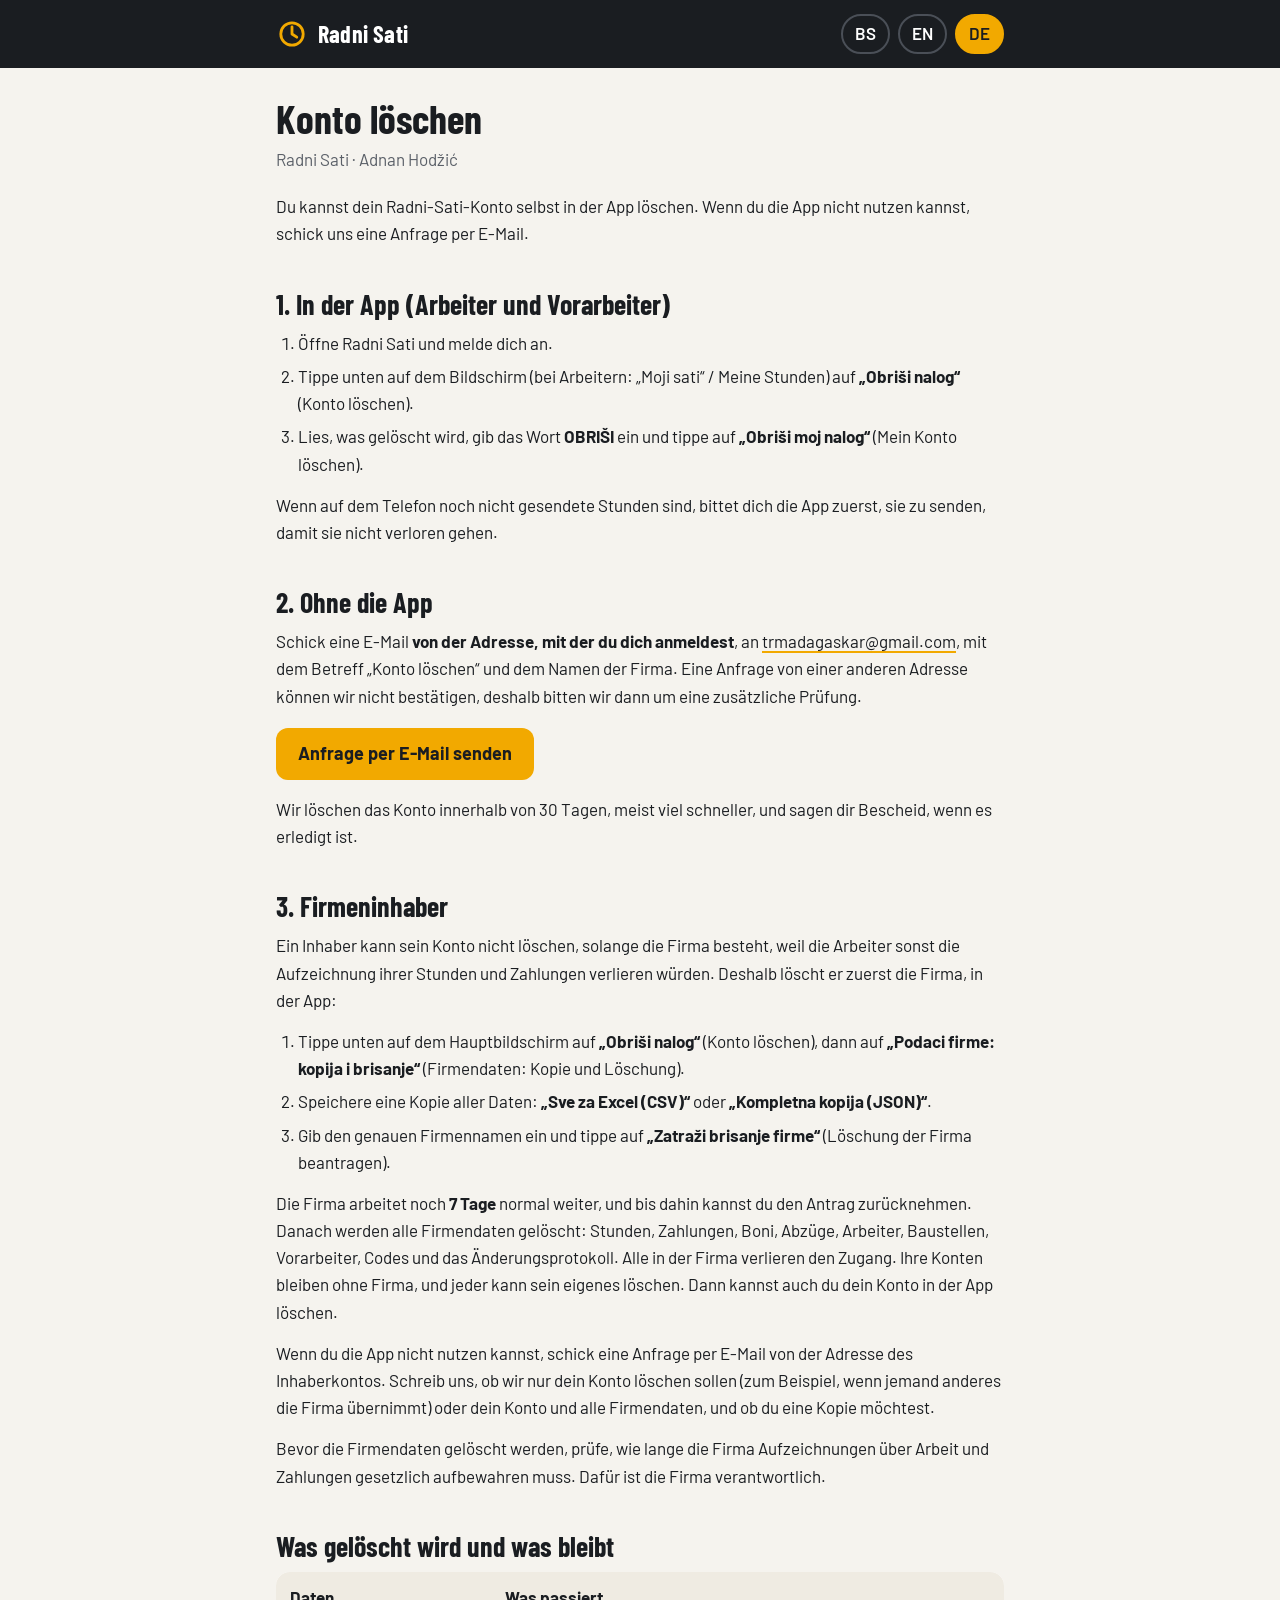
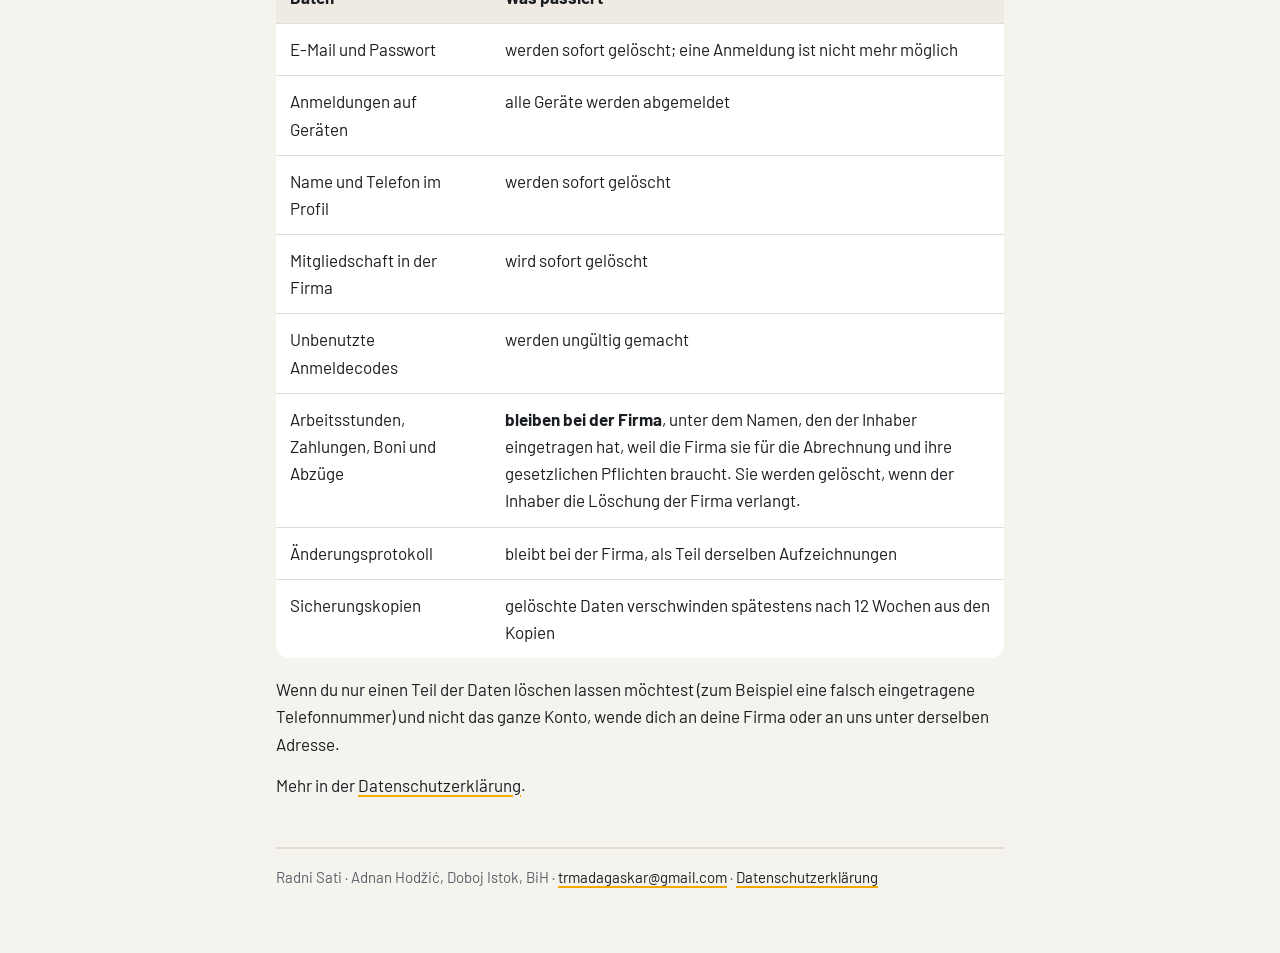
<file: de/konto-loeschen/index.html>
<!doctype html>
<html lang="de">
<head>
<meta charset="utf-8">
<meta name="viewport" content="width=device-width, initial-scale=1">
<title>Konto löschen · Radni Sati</title>
<meta name="description" content="Wie man das Radni-Sati-Konto löscht und welche Daten gelöscht werden oder bei der Firma bleiben.">
<link rel="icon" href="../../favicon.png">
<link rel="stylesheet" href="../../styles.css">
</head>
<body>
<header class="top">
  <div class="wrap">
    <a class="brand" href="../../">
      <svg width="32" height="32" viewBox="0 0 40 40" fill="none" aria-hidden="true"><circle cx="20" cy="20" r="14" stroke="#F2A900" stroke-width="3.5"/><path d="M20 11v9l6 4" stroke="#F2A900" stroke-width="3.5" stroke-linecap="round" stroke-linejoin="round"/></svg>
      <span class="name" translate="no">Radni Sati</span>
    </a>
    <nav class="langs" aria-label="Sprache"><a href="../../brisanje-naloga/" lang="bs" hreflang="bs">BS</a><a href="../../en/delete-account/" lang="en" hreflang="en">EN</a><a href="../../de/konto-loeschen/" aria-current="page">DE</a></nav>
  </div>
</header>

<main class="wrap">

<section lang="de">
<h1>Konto löschen</h1>
<p class="meta">Radni Sati · Adnan Hodžić</p>

<p>Du kannst dein Radni-Sati-Konto selbst in der App löschen. Wenn du die App nicht nutzen kannst, schick uns eine Anfrage per E-Mail.</p>

<h2>1. In der App (Arbeiter und Vorarbeiter)</h2>
<ol>
  <li>Öffne Radni Sati und melde dich an.</li>
  <li>Tippe unten auf dem Bildschirm (bei Arbeitern: <span translate="no">„Moji sati“</span> / Meine Stunden) auf <strong translate="no">„Obriši nalog“</strong> (Konto löschen).</li>
  <li>Lies, was gelöscht wird, gib das Wort <strong translate="no">OBRIŠI</strong> ein und tippe auf <strong translate="no">„Obriši moj nalog“</strong> (Mein Konto löschen).</li>
</ol>
<p>Wenn auf dem Telefon noch nicht gesendete Stunden sind, bittet dich die App zuerst, sie zu senden, damit sie nicht verloren gehen.</p>

<h2>2. Ohne die App</h2>
<p>Schick eine E-Mail <strong>von der Adresse, mit der du dich anmeldest</strong>, an <a href="mailto:trmadagaskar@gmail.com">trmadagaskar@gmail.com</a>, mit dem Betreff „Konto löschen“ und dem Namen der Firma. Eine Anfrage von einer anderen Adresse können wir nicht bestätigen, deshalb bitten wir dann um eine zusätzliche Prüfung.</p>
<a class="button" href="mailto:trmadagaskar@gmail.com?subject=Konto%20l%C3%B6schen%20%E2%80%93%20Radni%20Sati&amp;body=Bitte%20l%C3%B6schen%20Sie%20mein%20Konto.%0AFirma%3A%20">Anfrage per E-Mail senden</a>
<p>Wir löschen das Konto innerhalb von 30 Tagen, meist viel schneller, und sagen dir Bescheid, wenn es erledigt ist.</p>

<h2>3. Firmeninhaber</h2>
<p>Ein Inhaber kann sein Konto nicht löschen, solange die Firma besteht, weil die Arbeiter sonst die Aufzeichnung ihrer Stunden und Zahlungen verlieren würden. Deshalb löscht er zuerst die Firma, in der App:</p>
<ol>
  <li>Tippe unten auf dem Hauptbildschirm auf <strong translate="no">„Obriši nalog“</strong> (Konto löschen), dann auf <strong translate="no">„Podaci firme: kopija i brisanje“</strong> (Firmendaten: Kopie und Löschung).</li>
  <li>Speichere eine Kopie aller Daten: <strong translate="no">„Sve za Excel (CSV)“</strong> oder <strong translate="no">„Kompletna kopija (JSON)“</strong>.</li>
  <li>Gib den genauen Firmennamen ein und tippe auf <strong translate="no">„Zatraži brisanje firme“</strong> (Löschung der Firma beantragen).</li>
</ol>
<p>Die Firma arbeitet noch <strong>7 Tage</strong> normal weiter, und bis dahin kannst du den Antrag zurücknehmen. Danach werden alle Firmendaten gelöscht: Stunden, Zahlungen, Boni, Abzüge, Arbeiter, Baustellen, Vorarbeiter, Codes und das Änderungsprotokoll. Alle in der Firma verlieren den Zugang. Ihre Konten bleiben ohne Firma, und jeder kann sein eigenes löschen. Dann kannst auch du dein Konto in der App löschen.</p>
<p>Wenn du die App nicht nutzen kannst, schick eine Anfrage per E-Mail von der Adresse des Inhaberkontos. Schreib uns, ob wir nur dein Konto löschen sollen (zum Beispiel, wenn jemand anderes die Firma übernimmt) oder dein Konto und alle Firmendaten, und ob du eine Kopie möchtest.</p>
<p>Bevor die Firmendaten gelöscht werden, prüfe, wie lange die Firma Aufzeichnungen über Arbeit und Zahlungen gesetzlich aufbewahren muss. Dafür ist die Firma verantwortlich.</p>

<h2>Was gelöscht wird und was bleibt</h2>
<table class="table">
  <thead><tr><th>Daten</th><th>Was passiert</th></tr></thead>
  <tbody>
    <tr><td>E-Mail und Passwort</td><td>werden sofort gelöscht; eine Anmeldung ist nicht mehr möglich</td></tr>
    <tr><td>Anmeldungen auf Geräten</td><td>alle Geräte werden abgemeldet</td></tr>
    <tr><td>Name und Telefon im Profil</td><td>werden sofort gelöscht</td></tr>
    <tr><td>Mitgliedschaft in der Firma</td><td>wird sofort gelöscht</td></tr>
    <tr><td>Unbenutzte Anmeldecodes</td><td>werden ungültig gemacht</td></tr>
    <tr><td>Arbeitsstunden, Zahlungen, Boni und Abzüge</td><td><strong>bleiben bei der Firma</strong>, unter dem Namen, den der Inhaber eingetragen hat, weil die Firma sie für die Abrechnung und ihre gesetzlichen Pflichten braucht. Sie werden gelöscht, wenn der Inhaber die Löschung der Firma verlangt.</td></tr>
    <tr><td>Änderungsprotokoll</td><td>bleibt bei der Firma, als Teil derselben Aufzeichnungen</td></tr>
    <tr><td>Sicherungskopien</td><td>gelöschte Daten verschwinden spätestens nach 12 Wochen aus den Kopien</td></tr>
  </tbody>
</table>
<p>Wenn du nur einen Teil der Daten löschen lassen möchtest (zum Beispiel eine falsch eingetragene Telefonnummer) und nicht das ganze Konto, wende dich an deine Firma oder an uns unter derselben Adresse.</p>
<p>Mehr in der <a href="../../de/datenschutz/">Datenschutzerklärung</a>.</p>
</section>

<footer>Radni Sati · Adnan Hodžić, Doboj Istok, BiH · <a href="mailto:trmadagaskar@gmail.com">trmadagaskar@gmail.com</a> · <a href="../../de/datenschutz/">Datenschutzerklärung</a></footer>
</main>
</body>
</html>
</file>
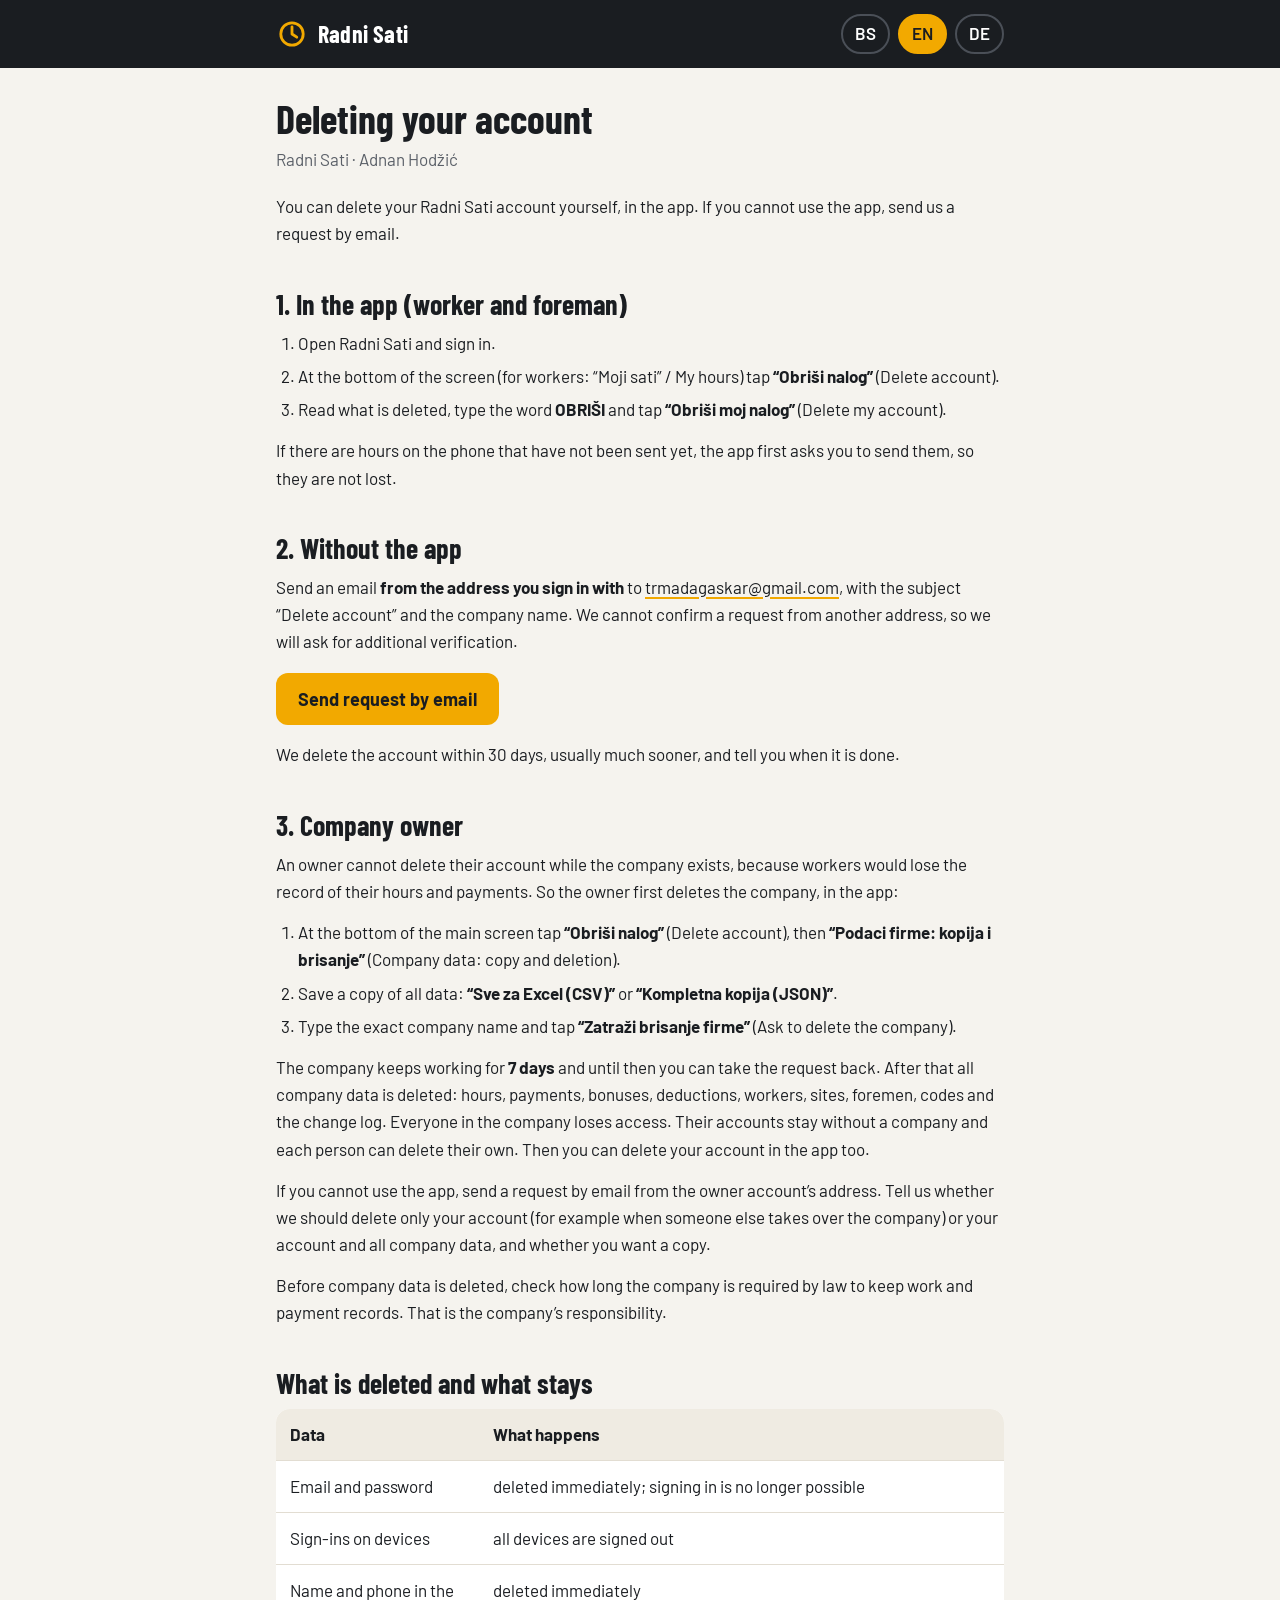
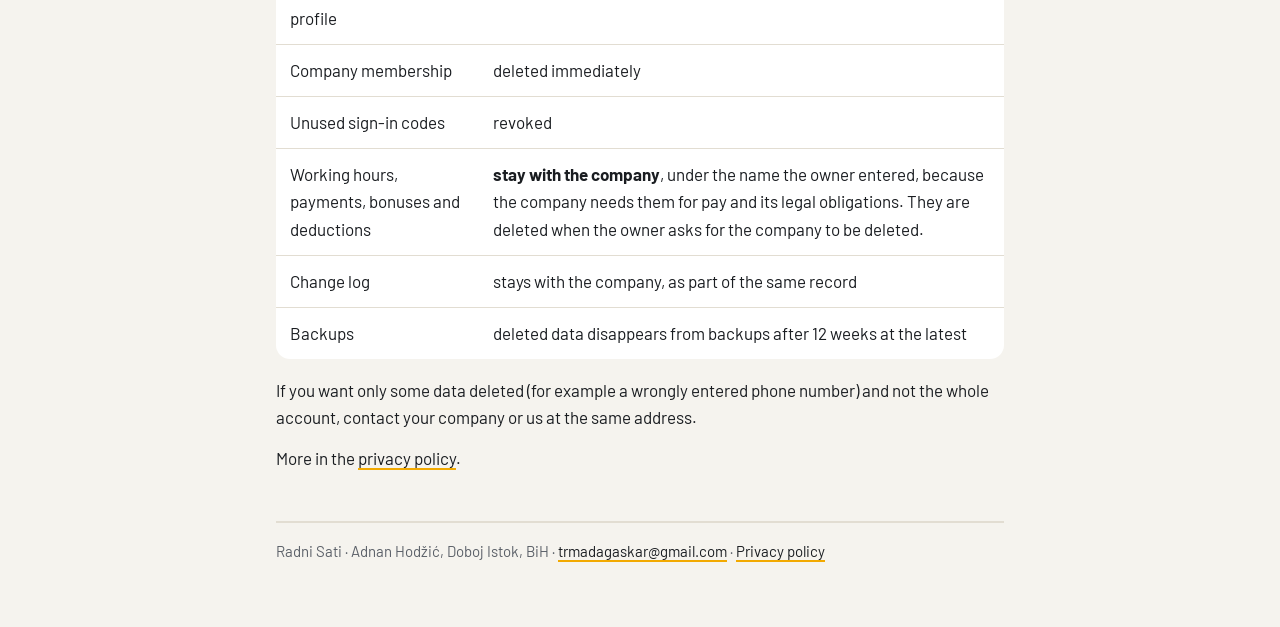
<file: en/delete-account/index.html>
<!doctype html>
<html lang="en">
<head>
<meta charset="utf-8">
<meta name="viewport" content="width=device-width, initial-scale=1">
<title>Delete your account · Radni Sati</title>
<meta name="description" content="How to delete your Radni Sati account and which data is deleted or stays with the company.">
<link rel="icon" href="../../favicon.png">
<link rel="stylesheet" href="../../styles.css">
</head>
<body>
<header class="top">
  <div class="wrap">
    <a class="brand" href="../../">
      <svg width="32" height="32" viewBox="0 0 40 40" fill="none" aria-hidden="true"><circle cx="20" cy="20" r="14" stroke="#F2A900" stroke-width="3.5"/><path d="M20 11v9l6 4" stroke="#F2A900" stroke-width="3.5" stroke-linecap="round" stroke-linejoin="round"/></svg>
      <span class="name" translate="no">Radni Sati</span>
    </a>
    <nav class="langs" aria-label="Language"><a href="../../brisanje-naloga/" lang="bs" hreflang="bs">BS</a><a href="../../en/delete-account/" aria-current="page">EN</a><a href="../../de/konto-loeschen/" lang="de" hreflang="de">DE</a></nav>
  </div>
</header>

<main class="wrap">

<section lang="en">
<h1>Deleting your account</h1>
<p class="meta">Radni Sati · Adnan Hodžić</p>

<p>You can delete your Radni Sati account yourself, in the app. If you cannot use the app, send us a request by email.</p>

<h2>1. In the app (worker and foreman)</h2>
<ol>
  <li>Open Radni Sati and sign in.</li>
  <li>At the bottom of the screen (for workers: <span translate="no">“Moji sati”</span> / My hours) tap <strong translate="no">“Obriši nalog”</strong> (Delete account).</li>
  <li>Read what is deleted, type the word <strong translate="no">OBRIŠI</strong> and tap <strong translate="no">“Obriši moj nalog”</strong> (Delete my account).</li>
</ol>
<p>If there are hours on the phone that have not been sent yet, the app first asks you to send them, so they are not lost.</p>

<h2>2. Without the app</h2>
<p>Send an email <strong>from the address you sign in with</strong> to <a href="mailto:trmadagaskar@gmail.com">trmadagaskar@gmail.com</a>, with the subject “Delete account” and the company name. We cannot confirm a request from another address, so we will ask for additional verification.</p>
<a class="button" href="mailto:trmadagaskar@gmail.com?subject=Delete%20account%20%E2%80%93%20Radni%20Sati&amp;body=Please%20delete%20my%20account.%0ACompany%3A%20">Send request by email</a>
<p>We delete the account within 30 days, usually much sooner, and tell you when it is done.</p>

<h2>3. Company owner</h2>
<p>An owner cannot delete their account while the company exists, because workers would lose the record of their hours and payments. So the owner first deletes the company, in the app:</p>
<ol>
  <li>At the bottom of the main screen tap <strong translate="no">“Obriši nalog”</strong> (Delete account), then <strong translate="no">“Podaci firme: kopija i brisanje”</strong> (Company data: copy and deletion).</li>
  <li>Save a copy of all data: <strong translate="no">“Sve za Excel (CSV)”</strong> or <strong translate="no">“Kompletna kopija (JSON)”</strong>.</li>
  <li>Type the exact company name and tap <strong translate="no">“Zatraži brisanje firme”</strong> (Ask to delete the company).</li>
</ol>
<p>The company keeps working for <strong>7 days</strong> and until then you can take the request back. After that all company data is deleted: hours, payments, bonuses, deductions, workers, sites, foremen, codes and the change log. Everyone in the company loses access. Their accounts stay without a company and each person can delete their own. Then you can delete your account in the app too.</p>
<p>If you cannot use the app, send a request by email from the owner account’s address. Tell us whether we should delete only your account (for example when someone else takes over the company) or your account and all company data, and whether you want a copy.</p>
<p>Before company data is deleted, check how long the company is required by law to keep work and payment records. That is the company’s responsibility.</p>

<h2>What is deleted and what stays</h2>
<table class="table">
  <thead><tr><th>Data</th><th>What happens</th></tr></thead>
  <tbody>
    <tr><td>Email and password</td><td>deleted immediately; signing in is no longer possible</td></tr>
    <tr><td>Sign-ins on devices</td><td>all devices are signed out</td></tr>
    <tr><td>Name and phone in the profile</td><td>deleted immediately</td></tr>
    <tr><td>Company membership</td><td>deleted immediately</td></tr>
    <tr><td>Unused sign-in codes</td><td>revoked</td></tr>
    <tr><td>Working hours, payments, bonuses and deductions</td><td><strong>stay with the company</strong>, under the name the owner entered, because the company needs them for pay and its legal obligations. They are deleted when the owner asks for the company to be deleted.</td></tr>
    <tr><td>Change log</td><td>stays with the company, as part of the same record</td></tr>
    <tr><td>Backups</td><td>deleted data disappears from backups after 12 weeks at the latest</td></tr>
  </tbody>
</table>
<p>If you want only some data deleted (for example a wrongly entered phone number) and not the whole account, contact your company or us at the same address.</p>
<p>More in the <a href="../../en/privacy/">privacy policy</a>.</p>
</section>

<footer>Radni Sati · Adnan Hodžić, Doboj Istok, BiH · <a href="mailto:trmadagaskar@gmail.com">trmadagaskar@gmail.com</a> · <a href="../../en/privacy/">Privacy policy</a></footer>
</main>
</body>
</html>
</file>
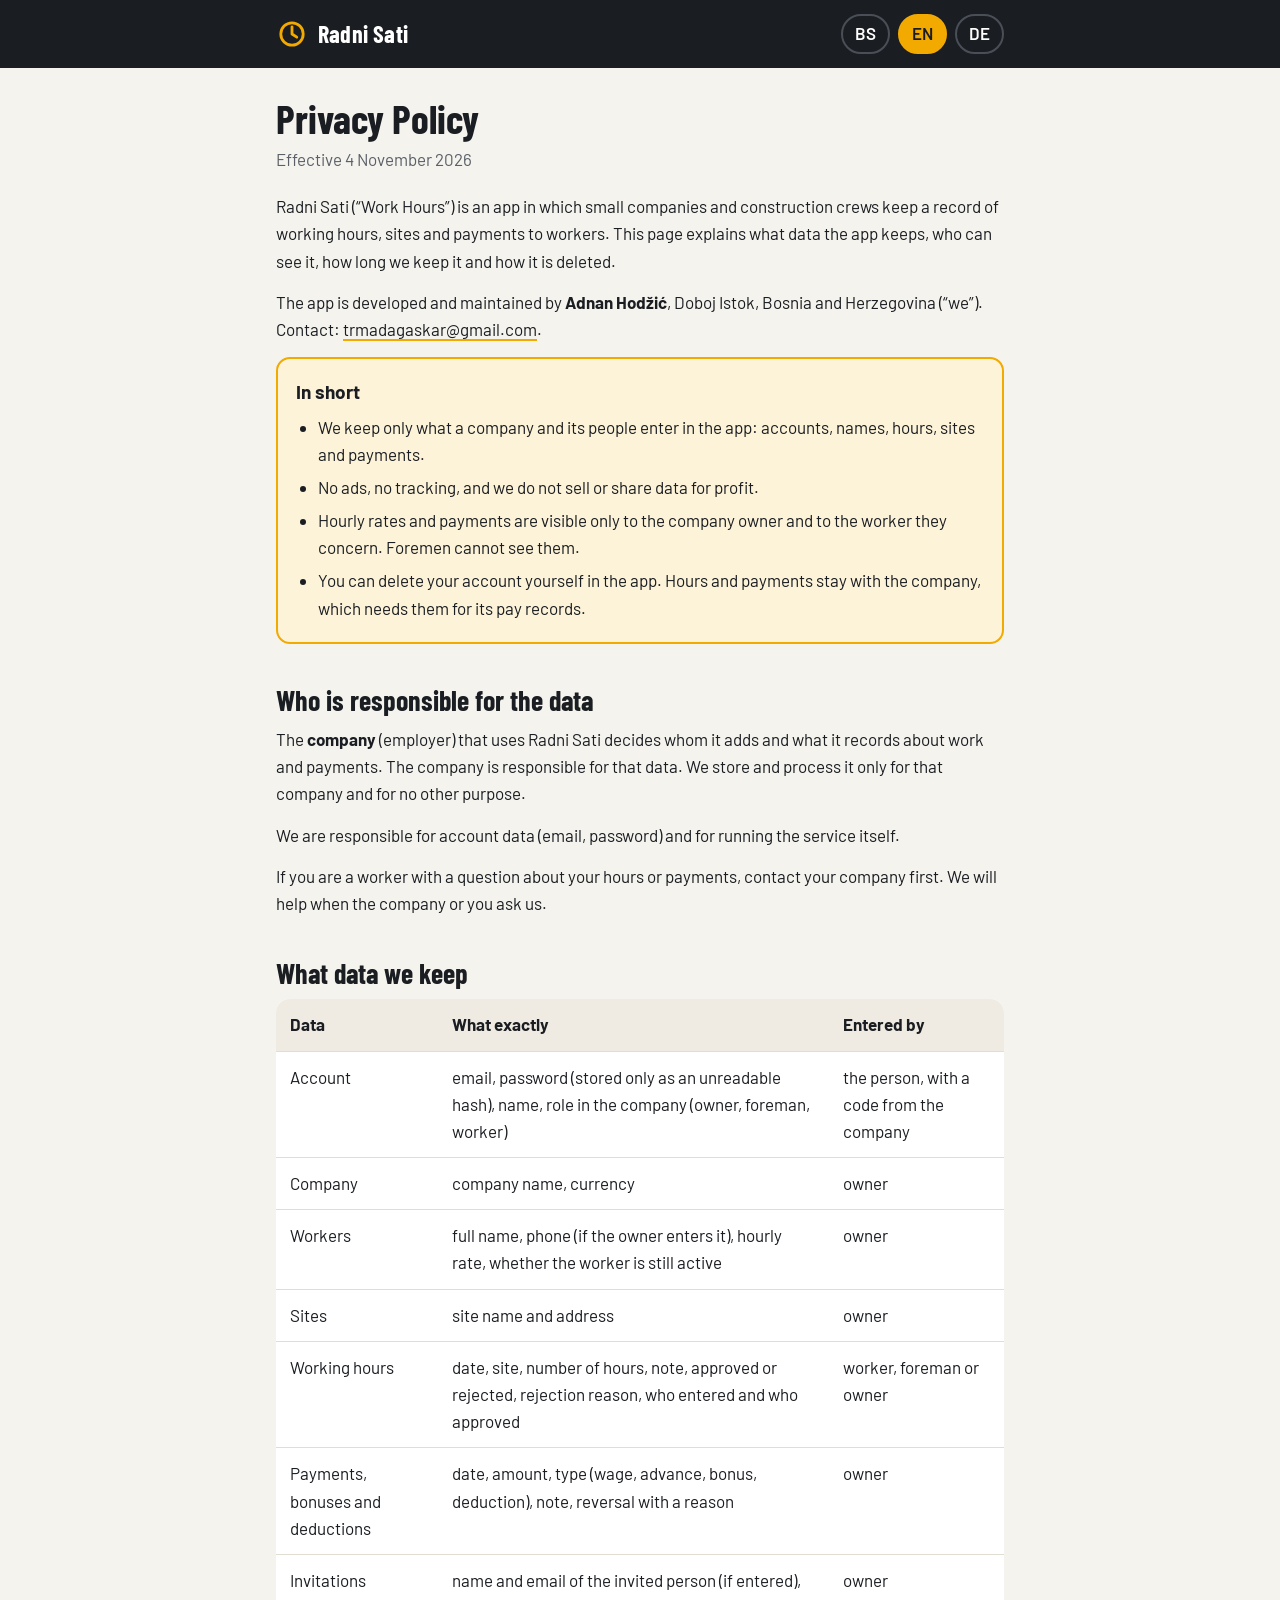
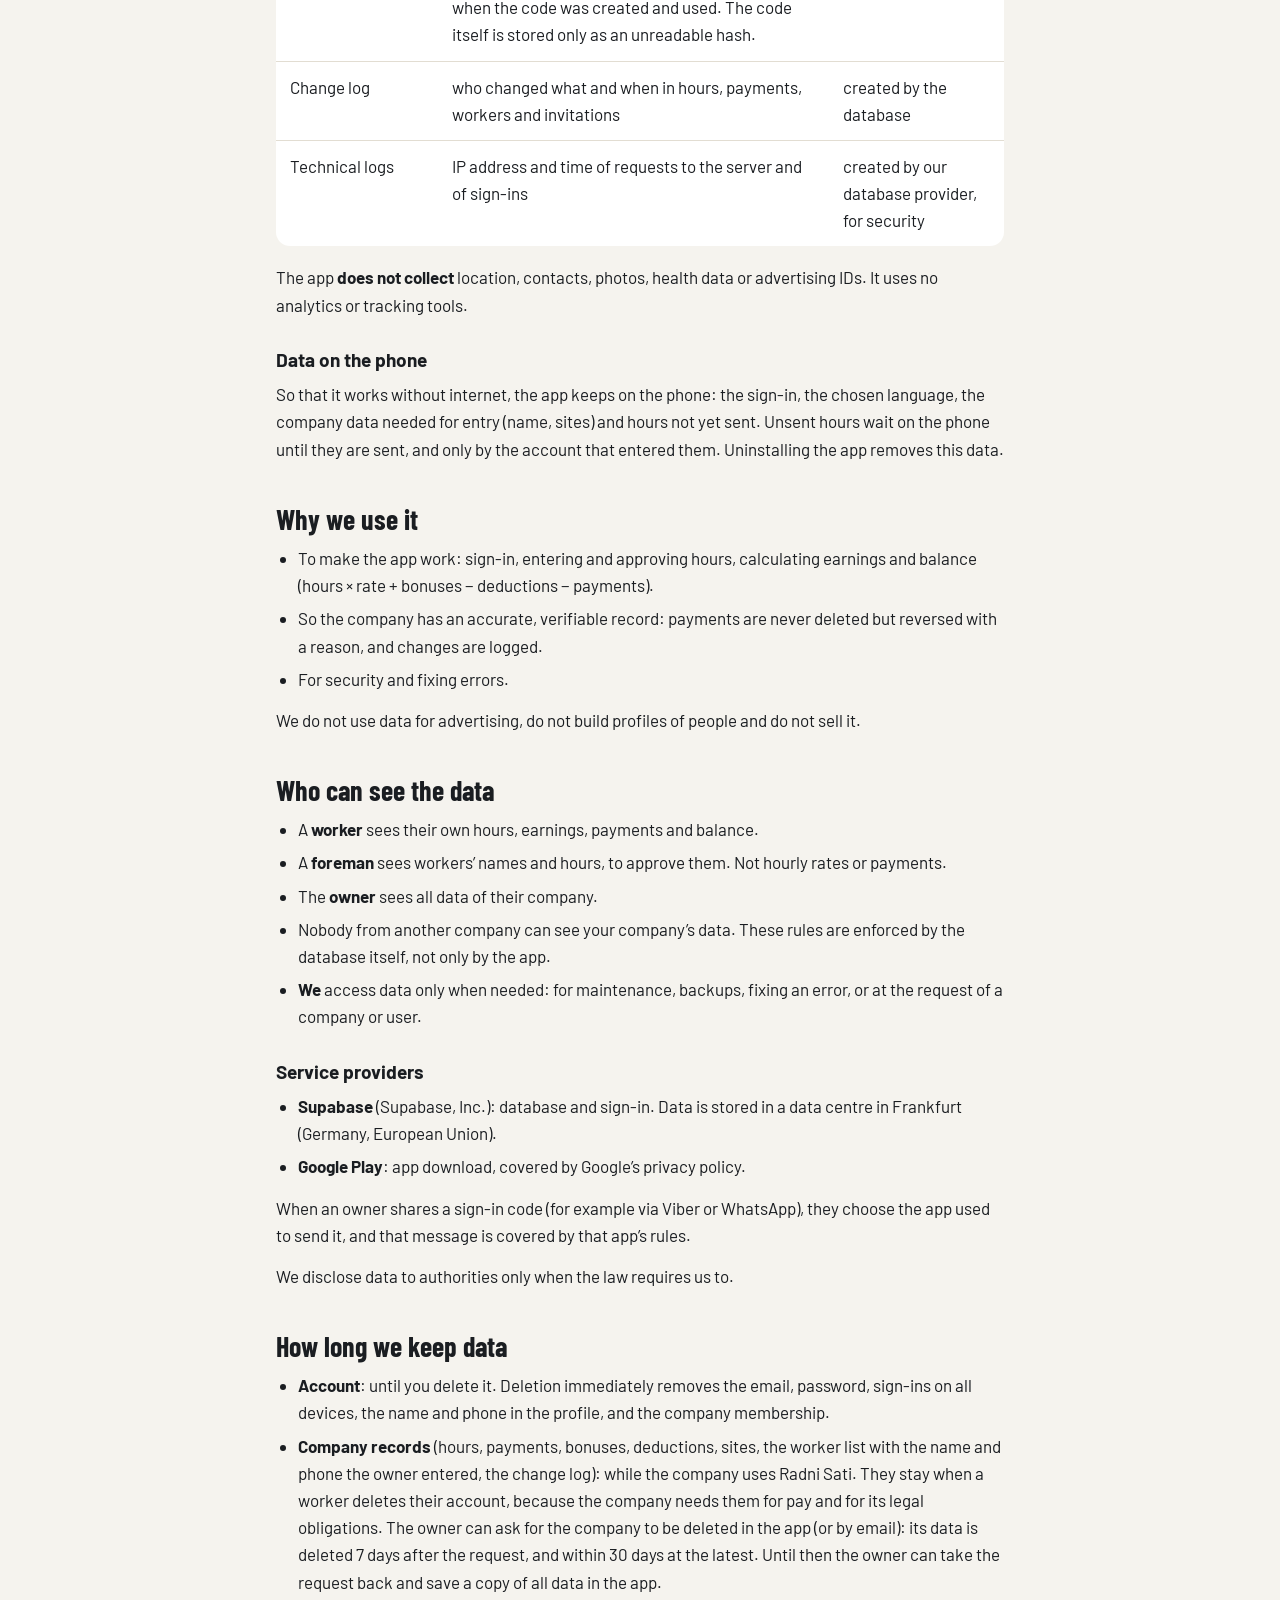
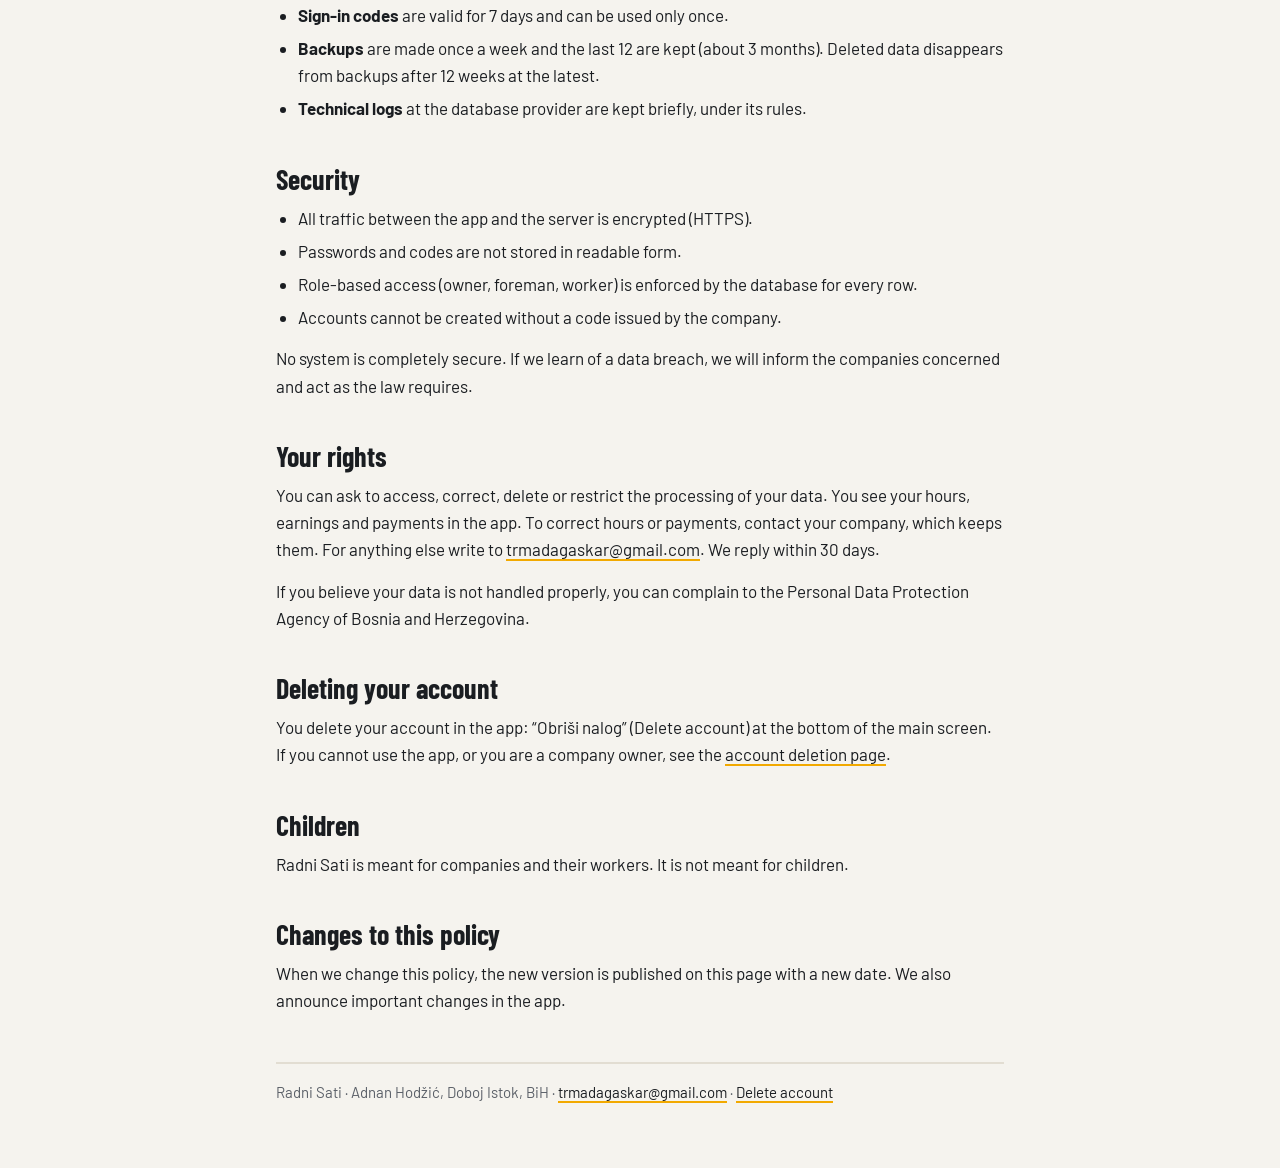
<file: en/privacy/index.html>
<!doctype html>
<html lang="en">
<head>
<meta charset="utf-8">
<meta name="viewport" content="width=device-width, initial-scale=1">
<title>Privacy Policy · Radni Sati</title>
<meta name="description" content="What data the Radni Sati app keeps, who can see it, how long it is kept and how it is deleted.">
<link rel="icon" href="../../favicon.png">
<link rel="stylesheet" href="../../styles.css">
</head>
<body>
<header class="top">
  <div class="wrap">
    <a class="brand" href="../../">
      <svg width="32" height="32" viewBox="0 0 40 40" fill="none" aria-hidden="true"><circle cx="20" cy="20" r="14" stroke="#F2A900" stroke-width="3.5"/><path d="M20 11v9l6 4" stroke="#F2A900" stroke-width="3.5" stroke-linecap="round" stroke-linejoin="round"/></svg>
      <span class="name" translate="no">Radni Sati</span>
    </a>
    <nav class="langs" aria-label="Language"><a href="../../privatnost/" lang="bs" hreflang="bs">BS</a><a href="../../en/privacy/" aria-current="page">EN</a><a href="../../de/datenschutz/" lang="de" hreflang="de">DE</a></nav>
  </div>
</header>

<main class="wrap">

<section lang="en">
<h1>Privacy Policy</h1>
<p class="meta">Effective 4 November 2026</p>

<p>Radni Sati (“Work Hours”) is an app in which small companies and construction crews keep a record of working hours, sites and payments to workers. This page explains what data the app keeps, who can see it, how long we keep it and how it is deleted.</p>
<p>The app is developed and maintained by <strong>Adnan Hodžić</strong>, Doboj Istok, Bosnia and Herzegovina (“we”). Contact: <a href="mailto:trmadagaskar@gmail.com">trmadagaskar@gmail.com</a>.</p>

<div class="card note">
  <h3>In short</h3>
  <ul>
    <li>We keep only what a company and its people enter in the app: accounts, names, hours, sites and payments.</li>
    <li>No ads, no tracking, and we do not sell or share data for profit.</li>
    <li>Hourly rates and payments are visible only to the company owner and to the worker they concern. Foremen cannot see them.</li>
    <li>You can delete your account yourself in the app. Hours and payments stay with the company, which needs them for its pay records.</li>
  </ul>
</div>

<h2>Who is responsible for the data</h2>
<p>The <strong>company</strong> (employer) that uses Radni Sati decides whom it adds and what it records about work and payments. The company is responsible for that data. We store and process it only for that company and for no other purpose.</p>
<p>We are responsible for account data (email, password) and for running the service itself.</p>
<p>If you are a worker with a question about your hours or payments, contact your company first. We will help when the company or you ask us.</p>

<h2>What data we keep</h2>
<table class="table">
  <thead><tr><th>Data</th><th>What exactly</th><th>Entered by</th></tr></thead>
  <tbody>
    <tr><td>Account</td><td>email, password (stored only as an unreadable hash), name, role in the company (owner, foreman, worker)</td><td data-label="Entered by: ">the person, with a code from the company</td></tr>
    <tr><td>Company</td><td>company name, currency</td><td data-label="Entered by: ">owner</td></tr>
    <tr><td>Workers</td><td>full name, phone (if the owner enters it), hourly rate, whether the worker is still active</td><td data-label="Entered by: ">owner</td></tr>
    <tr><td>Sites</td><td>site name and address</td><td data-label="Entered by: ">owner</td></tr>
    <tr><td>Working hours</td><td>date, site, number of hours, note, approved or rejected, rejection reason, who entered and who approved</td><td data-label="Entered by: ">worker, foreman or owner</td></tr>
    <tr><td>Payments, bonuses and deductions</td><td>date, amount, type (wage, advance, bonus, deduction), note, reversal with a reason</td><td data-label="Entered by: ">owner</td></tr>
    <tr><td>Invitations</td><td>name and email of the invited person (if entered), when the code was created and used. The code itself is stored only as an unreadable hash.</td><td data-label="Entered by: ">owner</td></tr>
    <tr><td>Change log</td><td>who changed what and when in hours, payments, workers and invitations</td><td data-label="Entered by: ">created by the database</td></tr>
    <tr><td>Technical logs</td><td>IP address and time of requests to the server and of sign-ins</td><td data-label="Entered by: ">created by our database provider, for security</td></tr>
  </tbody>
</table>
<p>The app <strong>does not collect</strong> location, contacts, photos, health data or advertising IDs. It uses no analytics or tracking tools.</p>

<h3>Data on the phone</h3>
<p>So that it works without internet, the app keeps on the phone: the sign-in, the chosen language, the company data needed for entry (name, sites) and hours not yet sent. Unsent hours wait on the phone until they are sent, and only by the account that entered them. Uninstalling the app removes this data.</p>

<h2>Why we use it</h2>
<ul>
  <li>To make the app work: sign-in, entering and approving hours, calculating earnings and balance (hours × rate + bonuses − deductions − payments).</li>
  <li>So the company has an accurate, verifiable record: payments are never deleted but reversed with a reason, and changes are logged.</li>
  <li>For security and fixing errors.</li>
</ul>
<p>We do not use data for advertising, do not build profiles of people and do not sell it.</p>

<h2>Who can see the data</h2>
<ul>
  <li>A <strong>worker</strong> sees their own hours, earnings, payments and balance.</li>
  <li>A <strong>foreman</strong> sees workers’ names and hours, to approve them. Not hourly rates or payments.</li>
  <li>The <strong>owner</strong> sees all data of their company.</li>
  <li>Nobody from another company can see your company’s data. These rules are enforced by the database itself, not only by the app.</li>
  <li><strong>We</strong> access data only when needed: for maintenance, backups, fixing an error, or at the request of a company or user.</li>
</ul>

<h3>Service providers</h3>
<ul>
  <li><strong>Supabase</strong> (Supabase, Inc.): database and sign-in. Data is stored in a data centre in Frankfurt (Germany, European Union).</li>
  <li><strong>Google Play</strong>: app download, covered by Google’s privacy policy.</li>
</ul>
<p>When an owner shares a sign-in code (for example via Viber or WhatsApp), they choose the app used to send it, and that message is covered by that app’s rules.</p>
<p>We disclose data to authorities only when the law requires us to.</p>

<h2>How long we keep data</h2>
<ul>
  <li><strong>Account</strong>: until you delete it. Deletion immediately removes the email, password, sign-ins on all devices, the name and phone in the profile, and the company membership.</li>
  <li><strong>Company records</strong> (hours, payments, bonuses, deductions, sites, the worker list with the name and phone the owner entered, the change log): while the company uses Radni Sati. They stay when a worker deletes their account, because the company needs them for pay and for its legal obligations. The owner can ask for the company to be deleted in the app (or by email): its data is deleted 7 days after the request, and within 30 days at the latest. Until then the owner can take the request back and save a copy of all data in the app.</li>
  <li><strong>Sign-in codes</strong> are valid for 7 days and can be used only once.</li>
  <li><strong>Backups</strong> are made once a week and the last 12 are kept (about 3 months). Deleted data disappears from backups after 12 weeks at the latest.</li>
  <li><strong>Technical logs</strong> at the database provider are kept briefly, under its rules.</li>
</ul>

<h2>Security</h2>
<ul>
  <li>All traffic between the app and the server is encrypted (HTTPS).</li>
  <li>Passwords and codes are not stored in readable form.</li>
  <li>Role-based access (owner, foreman, worker) is enforced by the database for every row.</li>
  <li>Accounts cannot be created without a code issued by the company.</li>
</ul>
<p>No system is completely secure. If we learn of a data breach, we will inform the companies concerned and act as the law requires.</p>

<h2>Your rights</h2>
<p>You can ask to access, correct, delete or restrict the processing of your data. You see your hours, earnings and payments in the app. To correct hours or payments, contact your company, which keeps them. For anything else write to <a href="mailto:trmadagaskar@gmail.com">trmadagaskar@gmail.com</a>. We reply within 30 days.</p>
<p>If you believe your data is not handled properly, you can complain to the Personal Data Protection Agency of Bosnia and Herzegovina.</p>

<h2>Deleting your account</h2>
<p>You delete your account in the app: <span translate="no">“Obriši nalog”</span> (Delete account) at the bottom of the main screen. If you cannot use the app, or you are a company owner, see the <a href="../../en/delete-account/">account deletion page</a>.</p>

<h2>Children</h2>
<p>Radni Sati is meant for companies and their workers. It is not meant for children.</p>

<h2>Changes to this policy</h2>
<p>When we change this policy, the new version is published on this page with a new date. We also announce important changes in the app.</p>
</section>

<footer>Radni Sati · Adnan Hodžić, Doboj Istok, BiH · <a href="mailto:trmadagaskar@gmail.com">trmadagaskar@gmail.com</a> · <a href="../../en/delete-account/">Delete account</a></footer>
</main>
</body>
</html>
</file>
<file: styles.css>
/* Public pages for Google Play: privacy policy and account deletion. Same look as the app. */
@font-face { font-family: Barlow; font-weight: 400; font-display: swap; src: url(fonts/Barlow_400Regular.ttf) format('truetype'); }
@font-face { font-family: Barlow; font-weight: 600; font-display: swap; src: url(fonts/Barlow_600SemiBold.ttf) format('truetype'); }
@font-face { font-family: Barlow; font-weight: 700; font-display: swap; src: url(fonts/Barlow_700Bold.ttf) format('truetype'); }
@font-face { font-family: 'Barlow Condensed'; font-weight: 700; font-display: swap; src: url(fonts/BarlowCondensed_700Bold.ttf) format('truetype'); }

:root {
  --bg: #f5f3ee;
  --surface: #ffffff;
  --text: #1a1d21;
  --muted: #5b6068;
  --border: #e2ddd2;
  --accent: #f2a900;
  --accent-soft: #fdf3d9;
  --dark: #1a1d21;
  --danger: #b42318;
}

* { box-sizing: border-box; }
html { -webkit-text-size-adjust: 100%; }
body {
  margin: 0;
  background: var(--bg);
  color: var(--text);
  font: 400 17px/1.6 Barlow, system-ui, -apple-system, 'Segoe UI', Roboto, sans-serif;
}

.top { background: var(--dark); color: #fff; }
.top .wrap { display: flex; align-items: center; gap: 12px; padding-top: 14px; padding-bottom: 14px; }
.top a.brand { display: flex; align-items: center; gap: 10px; color: #fff; text-decoration: none; }
.top .name { font: 700 24px/1 'Barlow Condensed', Barlow, sans-serif; letter-spacing: 0.2px; }
.top .langs { margin-left: auto; display: flex; gap: 8px; }
.top .langs a {
  display: inline-flex; align-items: center; justify-content: center;
  min-width: 48px; min-height: 40px; padding: 0 12px;
  border: 2px solid #4a4f57; border-radius: 20px;
  color: #fff; font-weight: 600; text-decoration: none;
}
.top .langs a:hover, .top .langs a:focus-visible { border-color: var(--accent); }
.top .langs a[aria-current="page"] { background: var(--accent); border-color: var(--accent); color: var(--dark); }

.wrap { max-width: 760px; margin: 0 auto; padding-left: 16px; padding-right: 16px; }
main.wrap { padding-top: 28px; padding-bottom: 64px; }

h1 { font: 700 40px/1.1 'Barlow Condensed', Barlow, sans-serif; margin: 0 0 6px; }
h2 { font: 700 28px/1.15 'Barlow Condensed', Barlow, sans-serif; margin: 40px 0 10px; }
h3 { font-size: 19px; font-weight: 700; margin: 26px 0 6px; }
p, ul, ol { margin: 0 0 14px; }
ul, ol { padding-left: 22px; }
li { margin-bottom: 6px; }
a { color: var(--text); text-decoration-thickness: 2px; text-decoration-color: var(--accent); text-underline-offset: 3px; }
strong { font-weight: 700; }
.meta { color: var(--muted); margin-bottom: 20px; }

.card { background: var(--surface); border: 2px solid var(--border); border-radius: 14px; padding: 18px 18px 6px; margin: 0 0 18px; }
.card.note { background: var(--accent-soft); border-color: var(--accent); }
.card h3 { margin-top: 0; }


.table { width: 100%; border-collapse: collapse; margin: 0 0 18px; background: var(--surface); border-radius: 14px; overflow: hidden; }
.table th, .table td { text-align: left; vertical-align: top; padding: 12px 14px; border-bottom: 1px solid var(--border); }
.table th { font-weight: 700; background: #efebe2; }
.table tr:last-child td { border-bottom: 0; }

.button {
  display: inline-flex; align-items: center; justify-content: center;
  min-height: 52px; padding: 0 22px; margin: 4px 0 16px;
  background: var(--accent); color: var(--dark);
  border-radius: 12px; font-weight: 700; font-size: 18px; text-decoration: none;
}
.button:hover, .button:focus-visible { background: #ffbb1a; }

.links { display: grid; gap: 12px; margin: 24px 0; }
.links a {
  display: block; padding: 18px; background: var(--surface);
  border: 2px solid var(--border); border-radius: 14px; text-decoration: none;
}
.links a:hover, .links a:focus-visible { border-color: var(--dark); }
.links strong { display: block; font-size: 20px; }
.links span { color: var(--muted); }

footer { color: var(--muted); font-size: 15px; border-top: 2px solid var(--border); margin-top: 48px; padding-top: 16px; }

:focus-visible { outline: 3px solid var(--accent); outline-offset: 2px; }

@media (max-width: 520px) {
  body { font-size: 16px; }
  h1 { font-size: 34px; }
  h2 { font-size: 25px; }
  /* tables become stacked cards on a phone */
  .table thead { display: none; }
  .table, .table tbody, .table tr, .table td { display: block; width: 100%; }
  .table tr { border-bottom: 1px solid var(--border); padding: 6px 0; }
  .table td { border: 0; padding: 4px 14px; }
  .table td:first-child { font-weight: 700; padding-top: 10px; }
  .table td[data-label] { color: var(--muted); }
  .table td[data-label]::before { content: attr(data-label); font-weight: 600; }
}
</file>
